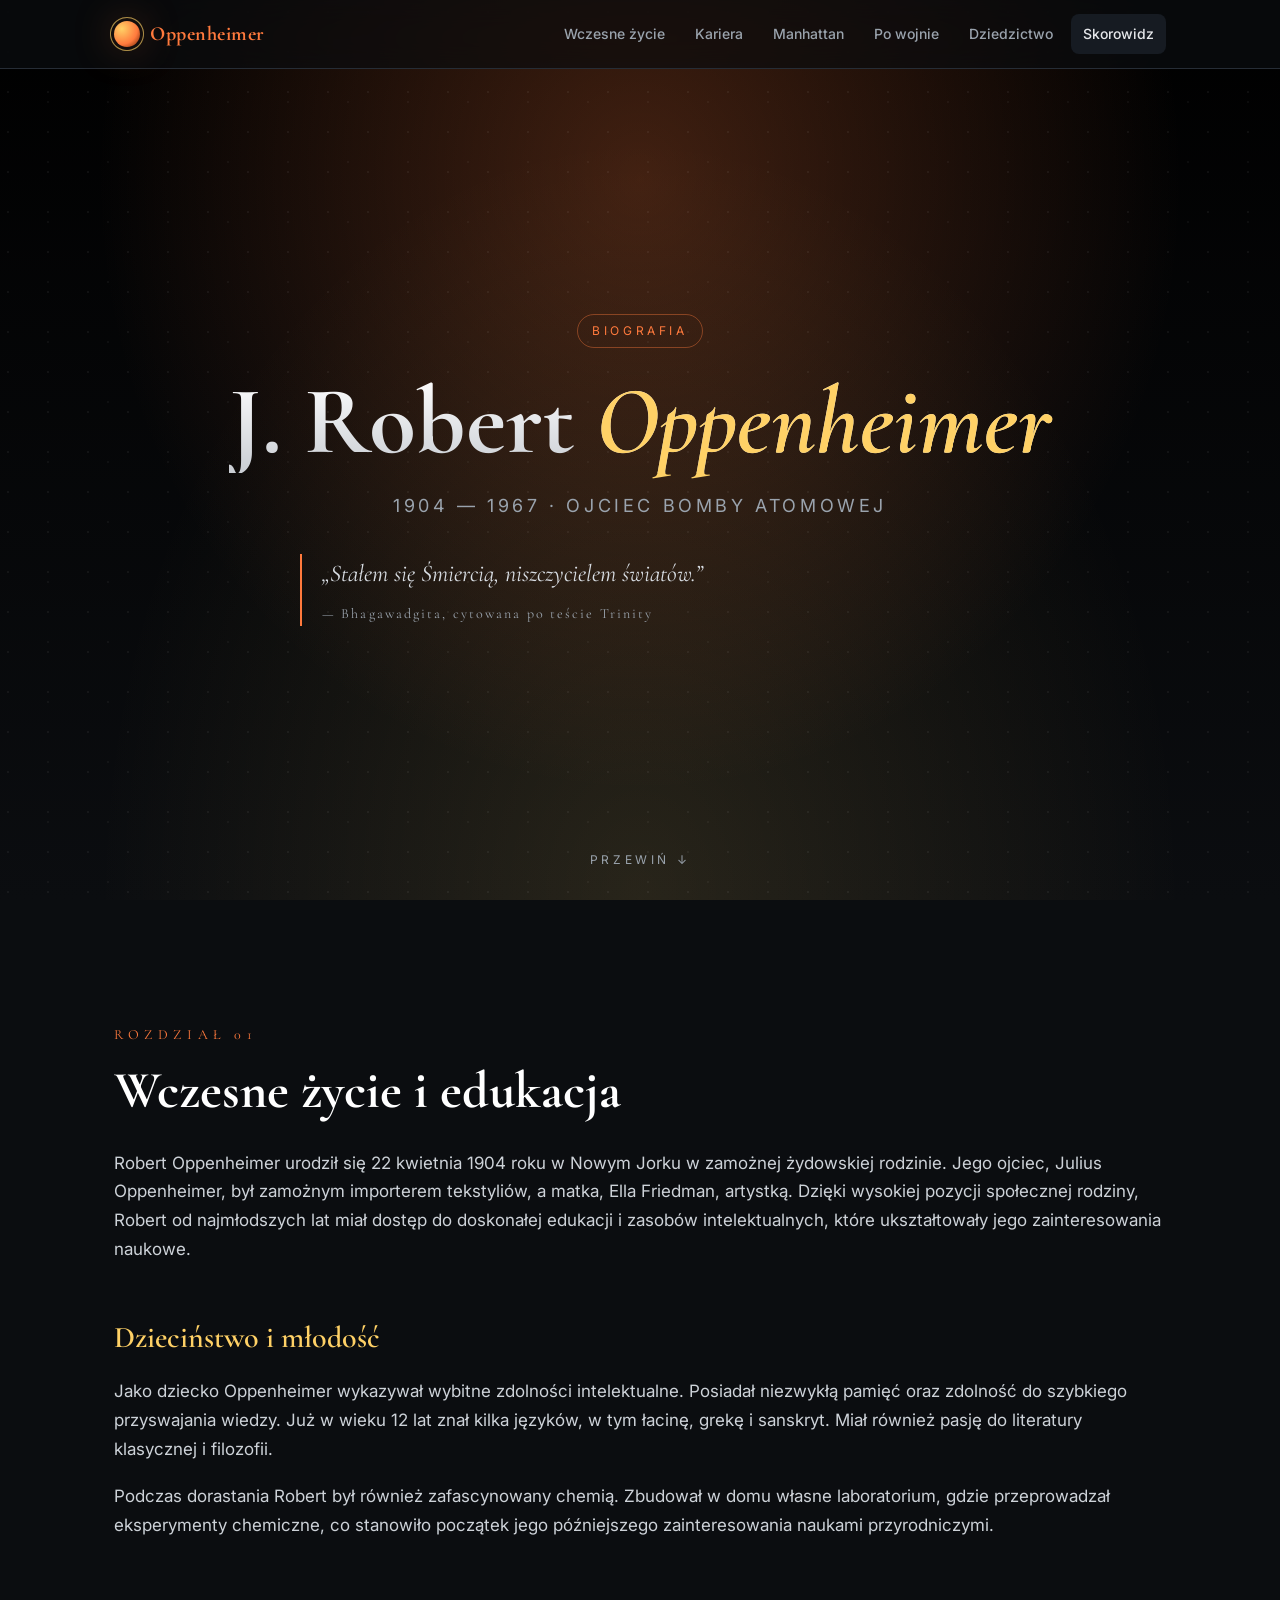
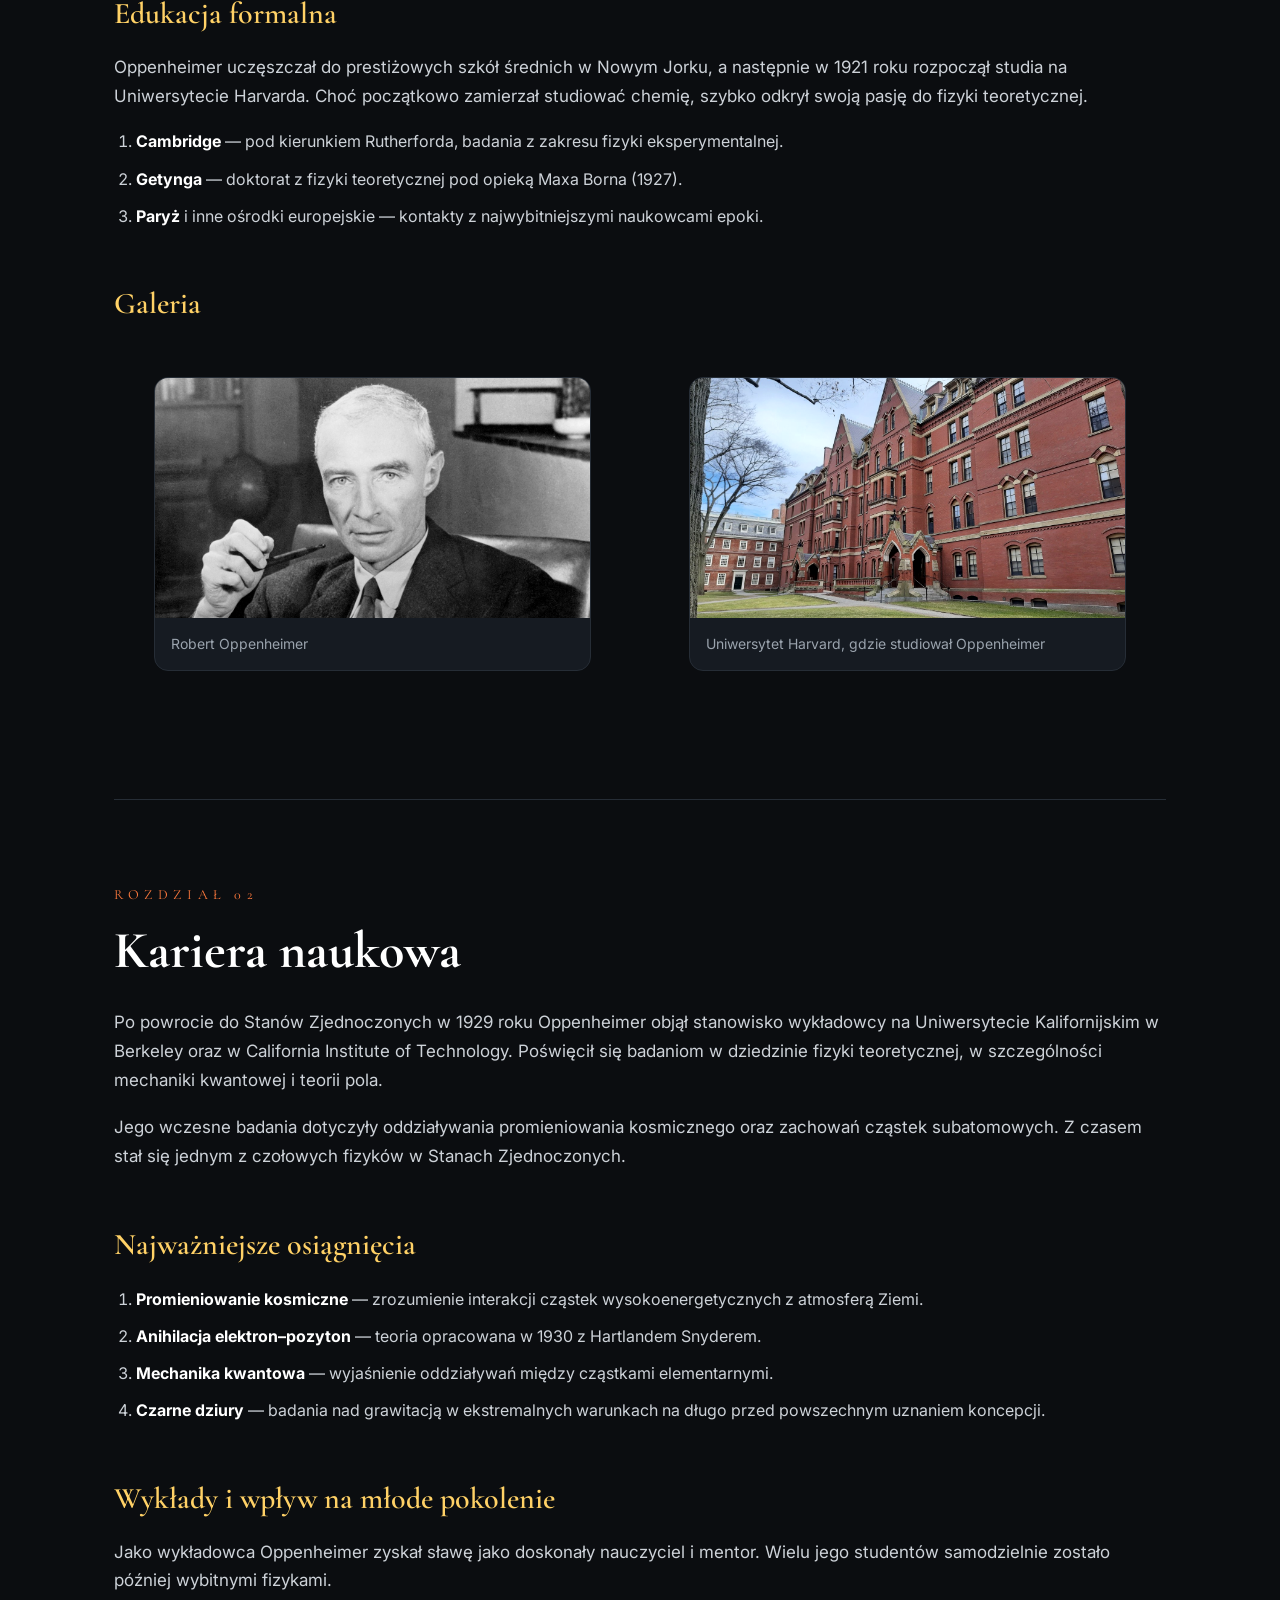
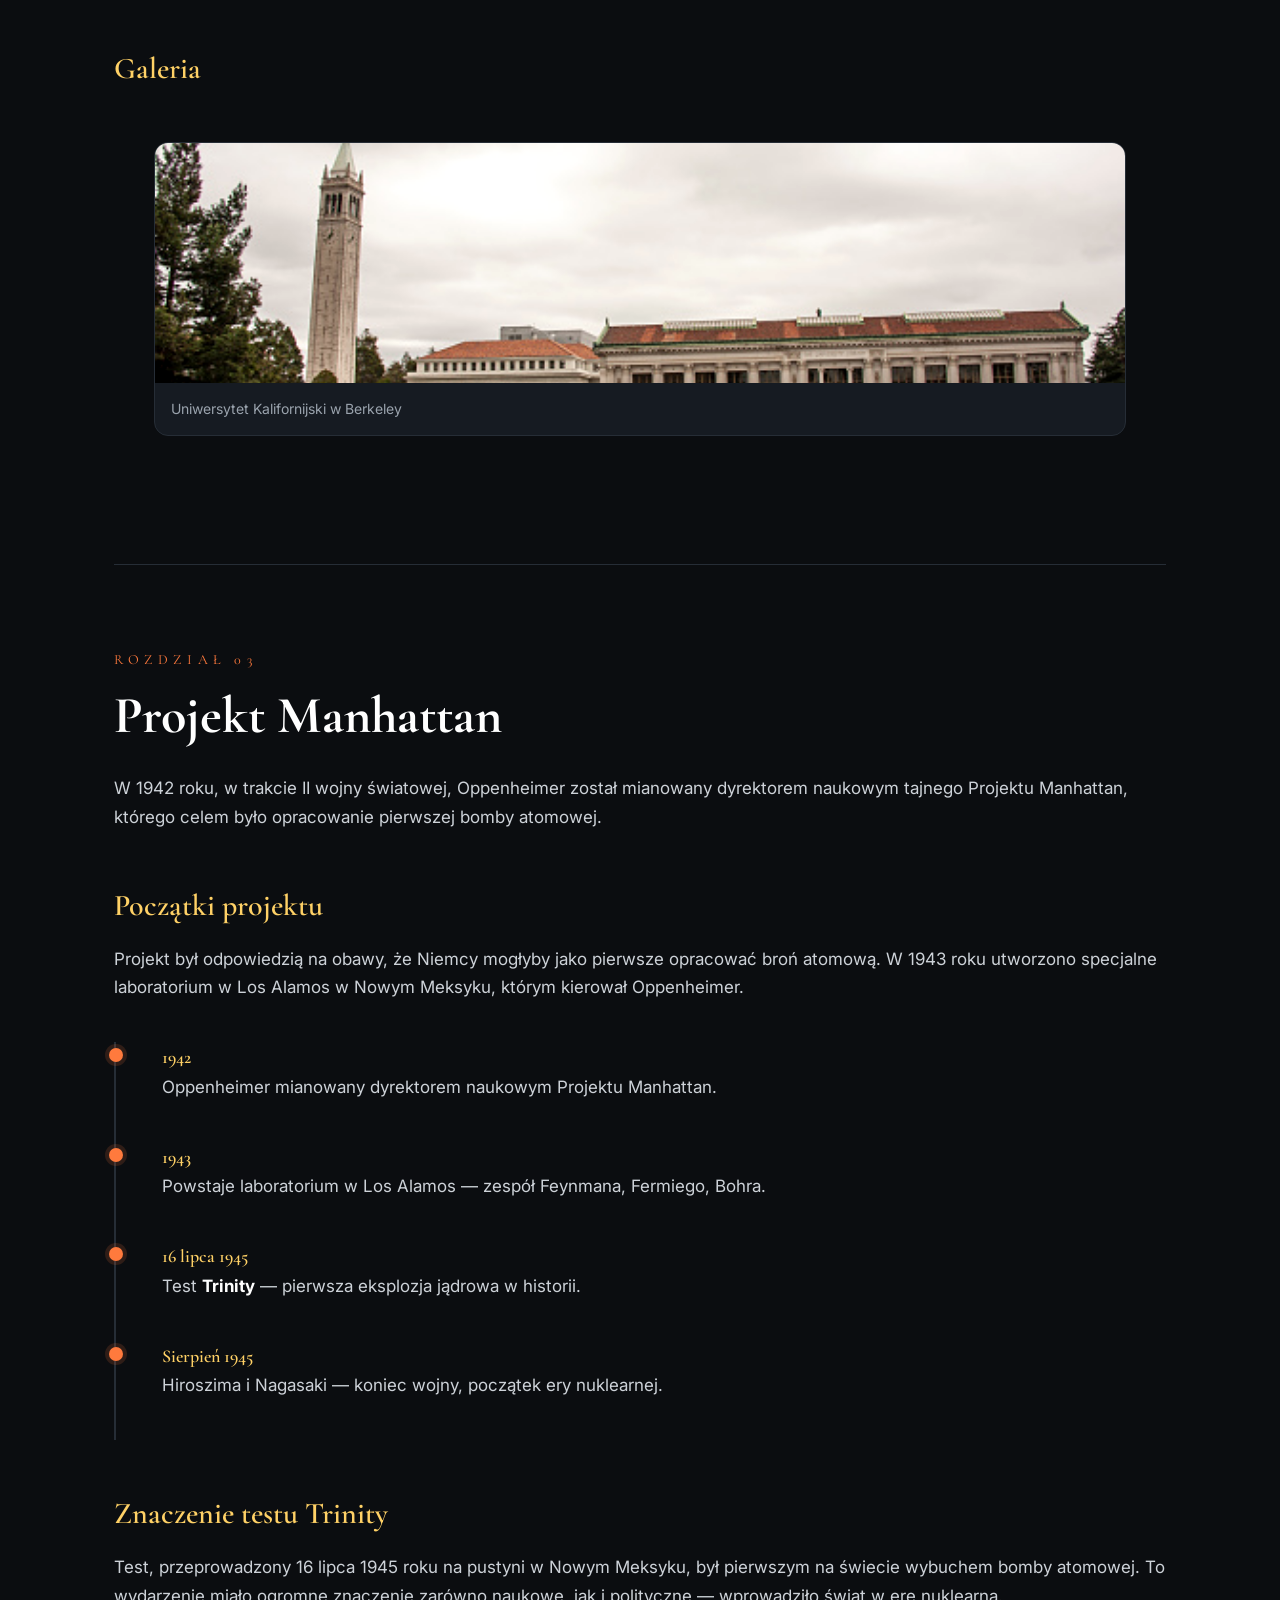
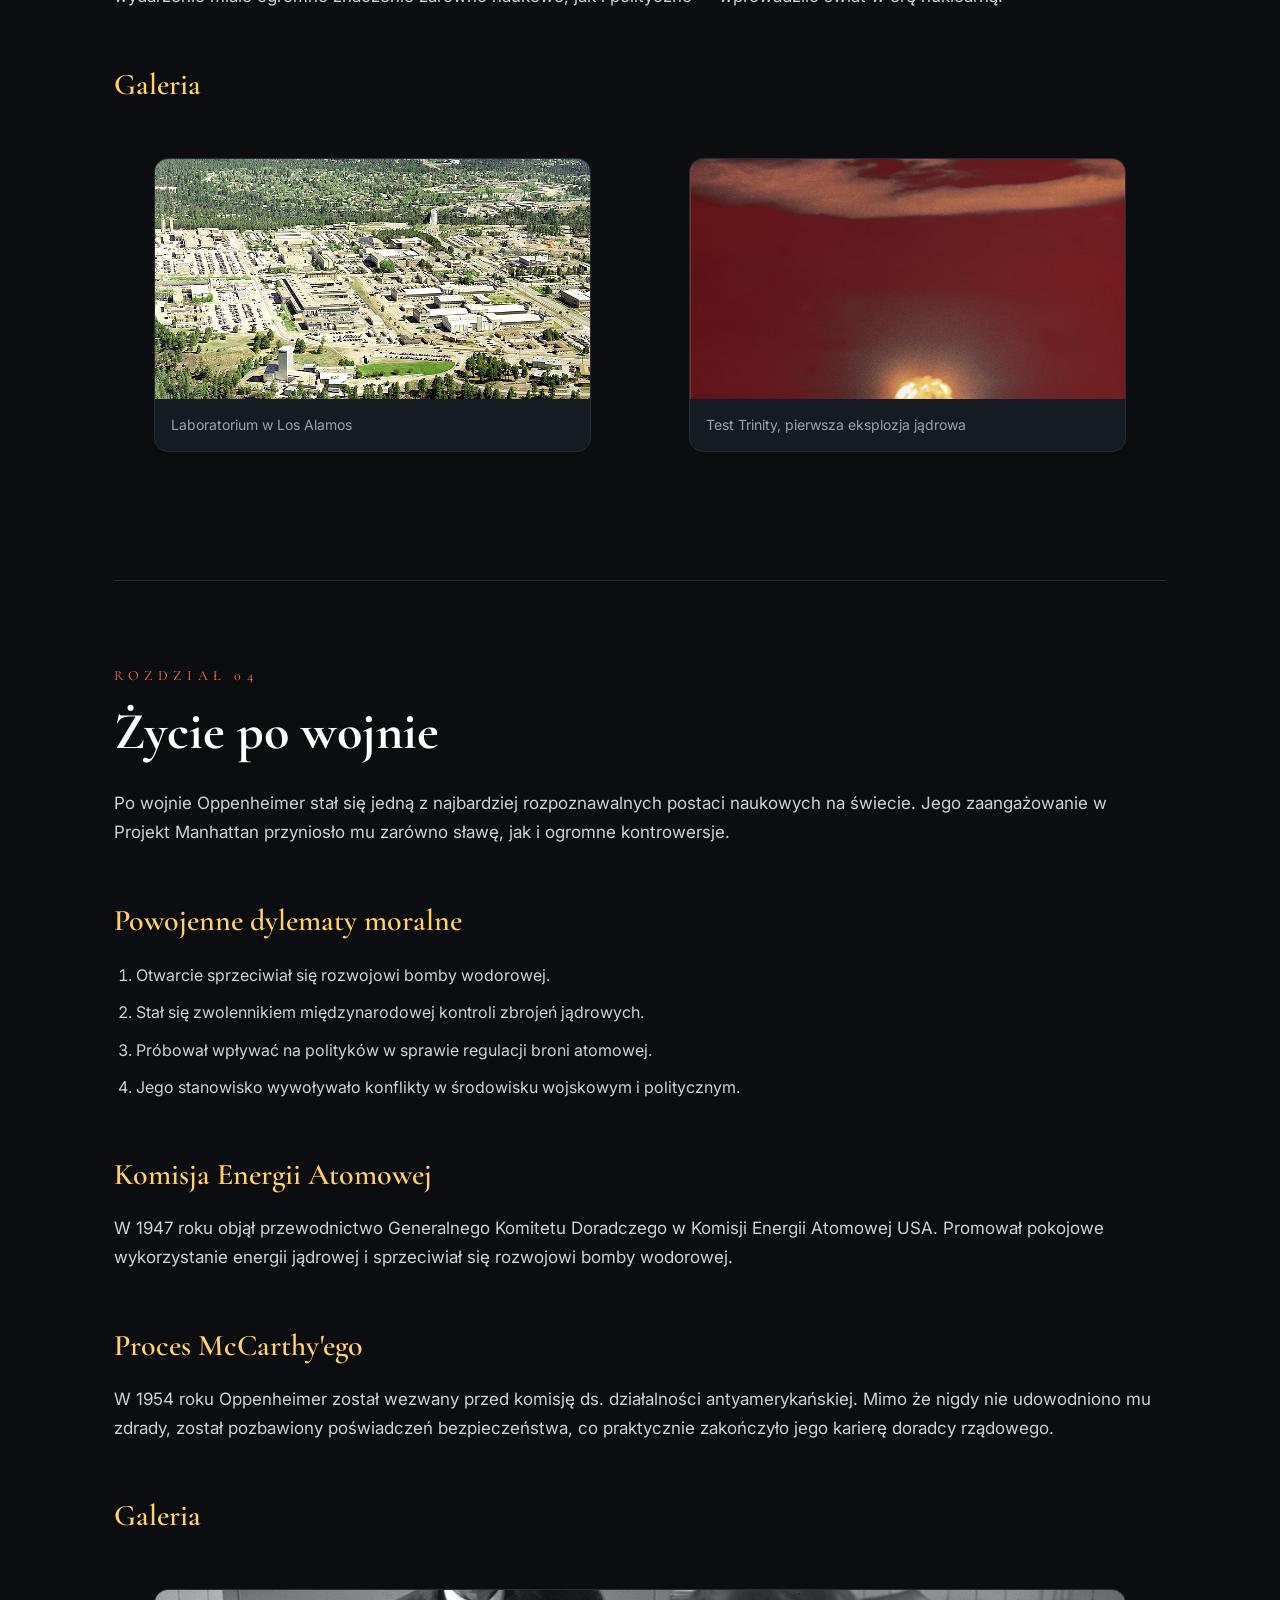
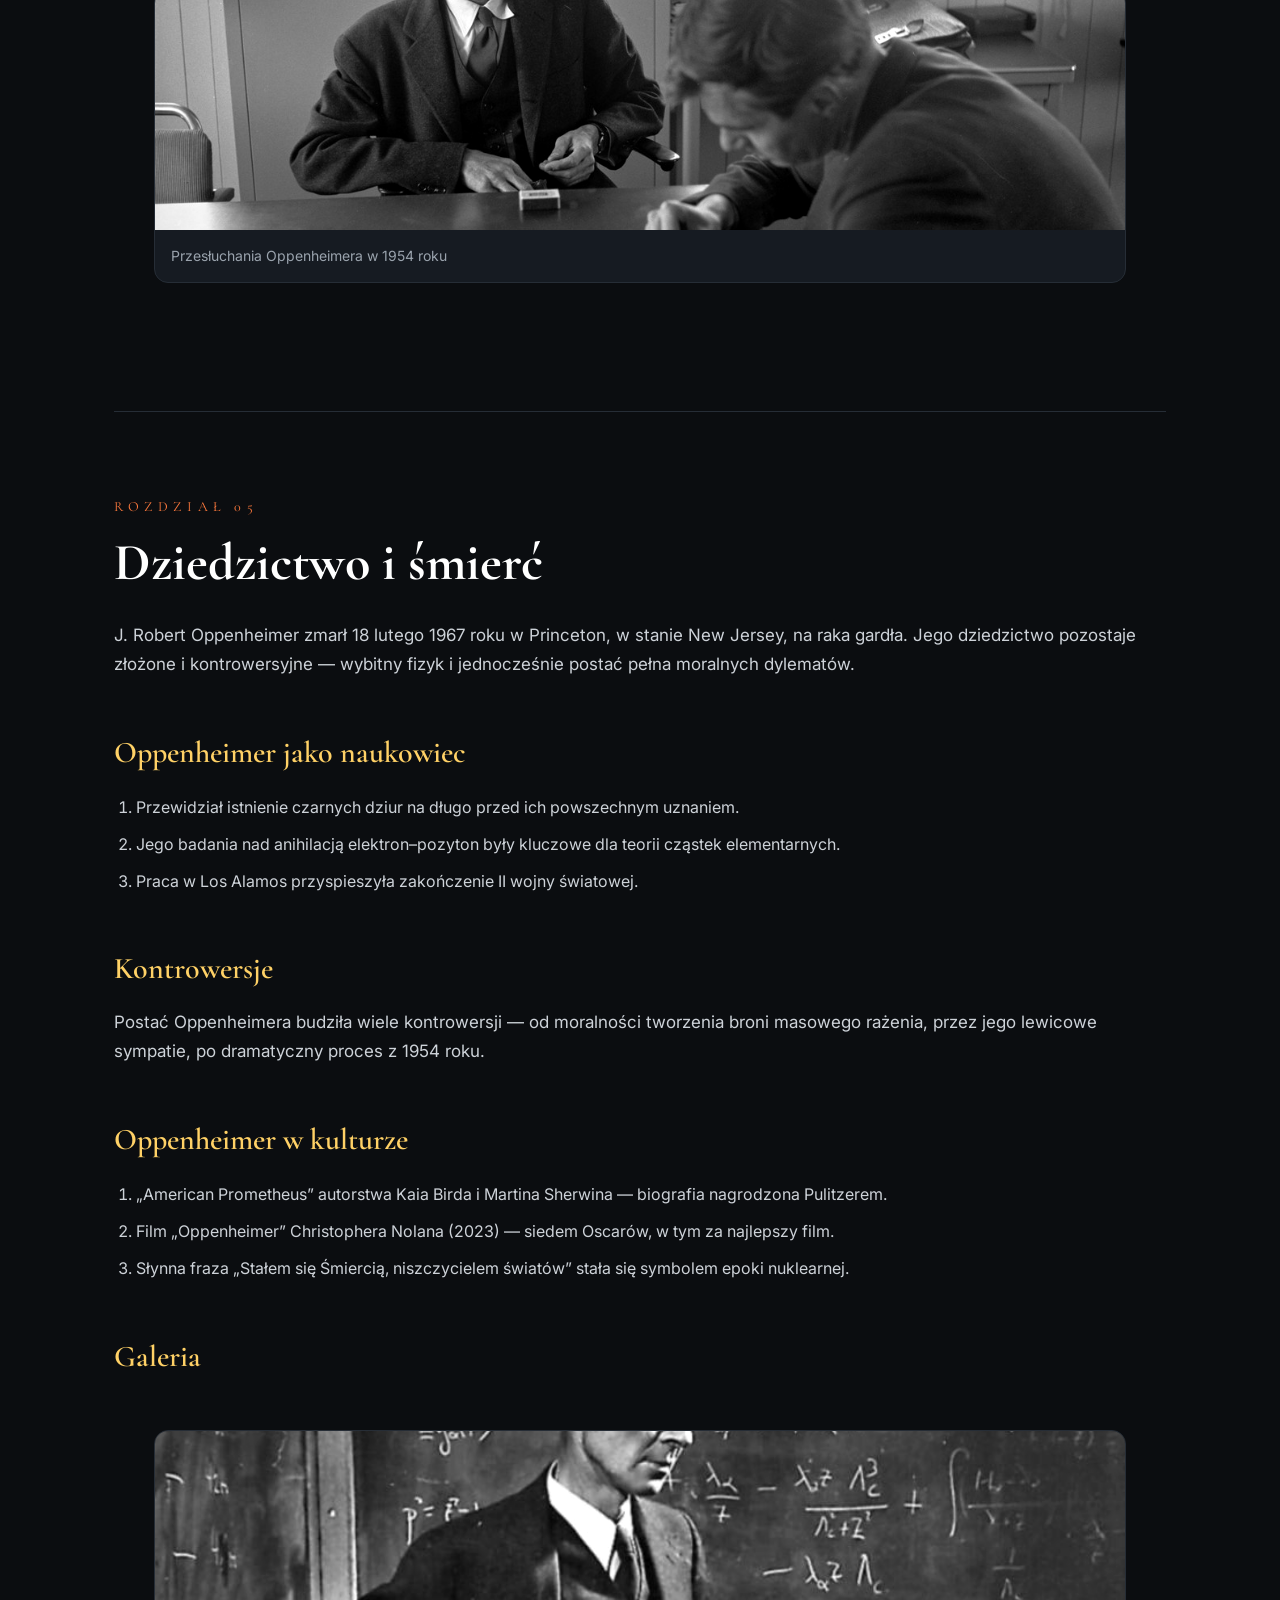
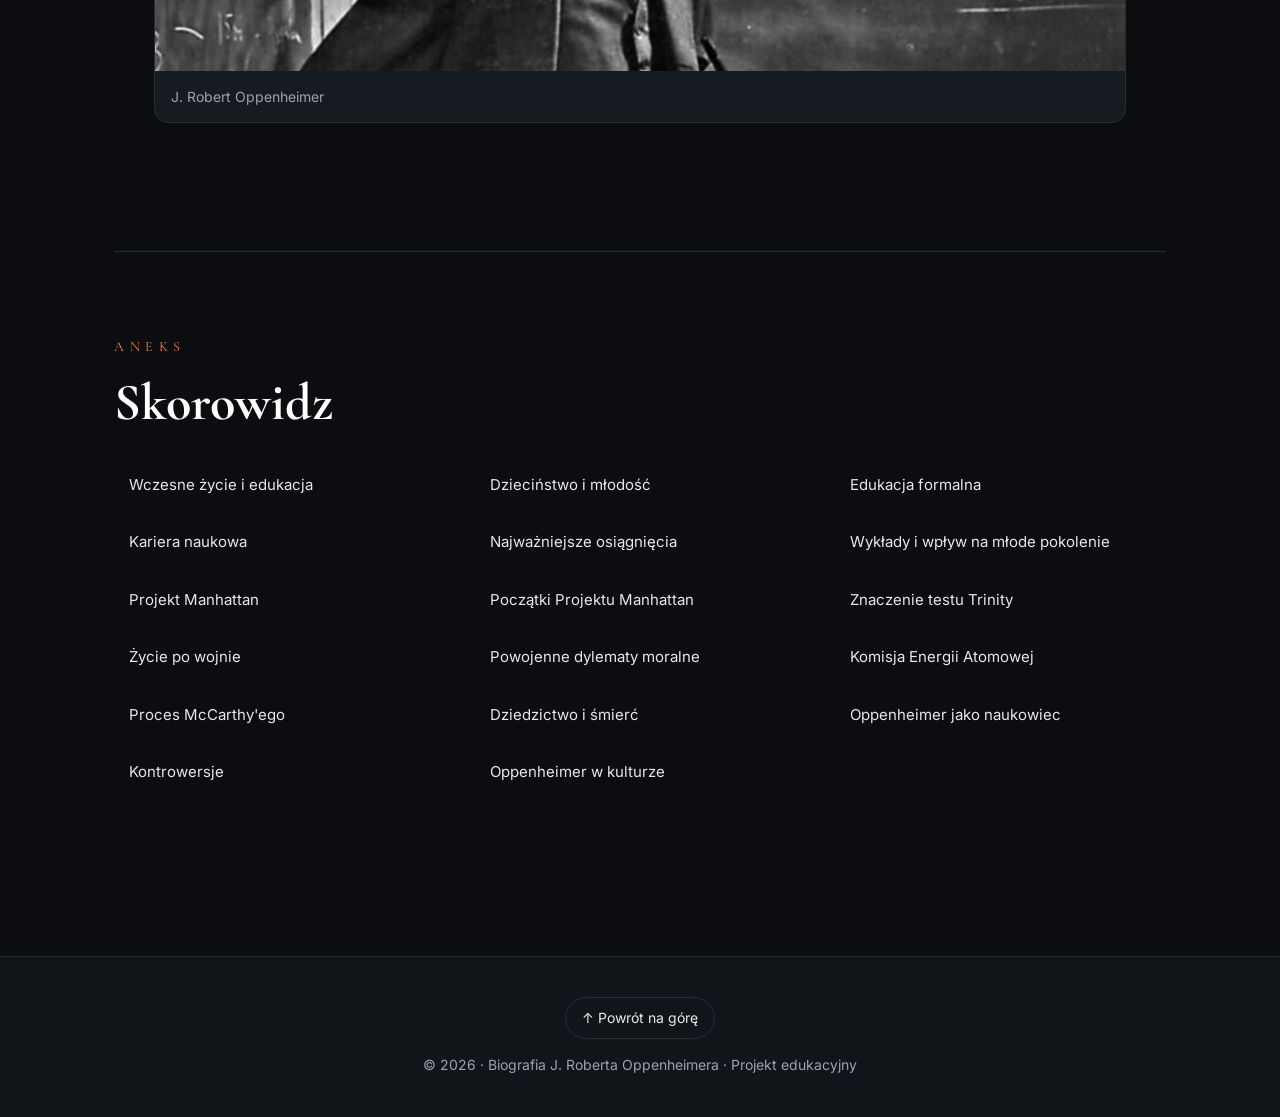
<file: index.html>
<!DOCTYPE html>
<html lang="pl">
<head>
<meta charset="UTF-8" />
<meta name="viewport" content="width=device-width, initial-scale=1.0" />
<meta name="description" content="J. Robert Oppenheimer — biografia ojca bomby atomowej. Wczesne życie, kariera naukowa, Projekt Manhattan, życie po wojnie i dziedzictwo." />
<meta name="author" content="Biografia Oppenheimera" />
<title>J. Robert Oppenheimer — Biografia</title>
<link rel="preconnect" href="https://fonts.googleapis.com" />
<link rel="preconnect" href="https://fonts.gstatic.com" crossorigin />
<link href="https://fonts.googleapis.com/css2?family=Cormorant+Garamond:wght@400;600;700&family=Inter:wght@300;400;500;600;700&display=swap" rel="stylesheet" />
<style>
  :root{
    --bg:#0b0d10;
    --bg-2:#11151a;
    --surface:#161b22;
    --border:#262d36;
    --text:#e6e8eb;
    --muted:#9aa3ad;
    --accent:#ff7a3d;
    --accent-2:#ffd166;
    --glow:0 0 40px rgba(255,122,61,.35);
    --radius:14px;
    --maxw:1100px;
    --serif:"Cormorant Garamond", Georgia, serif;
    --sans:"Inter", system-ui, -apple-system, Segoe UI, Roboto, sans-serif;
  }
  *{box-sizing:border-box}
  html{scroll-behavior:smooth;scroll-padding-top:80px}
  body{
    margin:0;
    font-family:var(--sans);
    background:var(--bg);
    color:var(--text);
    line-height:1.7;
    -webkit-font-smoothing:antialiased;
  }
  a{color:var(--accent);text-decoration:none;transition:color .2s}
  a:hover{color:var(--accent-2)}

  .nav{
    position:fixed;top:0;left:0;right:0;z-index:50;
    backdrop-filter:saturate(140%) blur(14px);
    background:rgba(11,13,16,.72);
    border-bottom:1px solid var(--border);
  }
  .nav-inner{
    max-width:var(--maxw);margin:0 auto;padding:14px 24px;
    display:flex;align-items:center;justify-content:space-between;gap:24px;
  }
  .brand{display:flex;align-items:center;gap:10px;font-family:var(--serif);font-size:20px;font-weight:700;letter-spacing:.5px}
  .brand .atom{
    width:26px;height:26px;border-radius:50%;
    background:radial-gradient(circle at 30% 30%, var(--accent-2), var(--accent) 60%, #6b1f00);
    box-shadow:var(--glow);
    position:relative;
  }
  .brand .atom::before,.brand .atom::after{
    content:"";position:absolute;inset:-4px;border:1px solid rgba(255,209,102,.4);border-radius:50%;
    transform:rotate(60deg);
  }
  .brand .atom::after{transform:rotate(-60deg)}
  .nav-links{display:flex;gap:6px;flex-wrap:wrap}
  .nav-links a{
    color:var(--muted);font-size:14px;font-weight:500;padding:8px 12px;border-radius:8px;
  }
  .nav-links a:hover,.nav-links a.active{color:var(--text);background:var(--surface)}
  .burger{display:none;background:none;border:0;color:var(--text);font-size:22px;cursor:pointer}


  .hero{
    position:relative;min-height:100vh;display:flex;align-items:center;justify-content:center;text-align:center;
    padding:120px 24px 80px;overflow:hidden;
    background:
      radial-gradient(ellipse at 50% 20%, rgba(255,122,61,.25), transparent 60%),
      radial-gradient(ellipse at 50% 100%, rgba(255,209,102,.12), transparent 60%),
      linear-gradient(180deg,#000 0%, var(--bg) 100%);
  }
  .hero::before{
    content:"";position:absolute;inset:0;pointer-events:none;
    background-image:
      radial-gradient(circle at 20% 30%, rgba(255,255,255,.05) 1px, transparent 1px),
      radial-gradient(circle at 80% 70%, rgba(255,255,255,.04) 1px, transparent 1px);
    background-size:40px 40px, 60px 60px;
  }
  .hero-content{position:relative;max-width:900px}
  .eyebrow{
    display:inline-block;font-size:12px;letter-spacing:.3em;text-transform:uppercase;
    color:var(--accent);padding:6px 14px;border:1px solid rgba(255,122,61,.4);border-radius:999px;margin-bottom:24px;
  }
  .hero h1{
    font-family:var(--serif);font-weight:700;
    font-size:clamp(40px,8vw,96px);line-height:1.05;margin:0 0 18px;
    background:linear-gradient(180deg,#fff 0%, #c9cdd3 100%);
    -webkit-background-clip:text;background-clip:text;color:transparent;
  }
  .hero h1 em{font-style:italic;color:var(--accent-2);font-weight:600}
  .hero .dates{color:var(--muted);font-size:18px;letter-spacing:.2em;margin-bottom:28px}
  .hero .quote{
    font-family:var(--serif);font-style:italic;font-size:clamp(18px,2.2vw,24px);color:#d8dde3;
    max-width:680px;margin:32px auto 0;border-left:2px solid var(--accent);padding-left:20px;text-align:left;
  }
  .scroll-indicator{
    position:absolute;bottom:30px;left:50%;transform:translateX(-50%);
    color:var(--muted);font-size:12px;letter-spacing:.3em;text-transform:uppercase;
    animation:bob 2s ease-in-out infinite;
  }
  @keyframes bob{0%,100%{transform:translate(-50%,0)}50%{transform:translate(-50%,8px)}}

  main{max-width:var(--maxw);margin:0 auto;padding:80px 24px}
  section.chapter{
    padding:80px 0;border-top:1px solid var(--border);
    scroll-margin-top:80px;
  }
  section.chapter:first-of-type{border-top:0;padding-top:40px}
  .chap-num{
    display:inline-block;font-family:var(--serif);font-size:14px;letter-spacing:.4em;text-transform:uppercase;
    color:var(--accent);margin-bottom:14px;
  }
  h2.chap-title{
    font-family:var(--serif);font-weight:700;font-size:clamp(32px,5vw,52px);line-height:1.15;
    margin:0 0 28px;color:#fff;
  }
  h3{
    font-family:var(--serif);font-weight:600;font-size:clamp(22px,3vw,30px);
    margin:48px 0 14px;color:var(--accent-2);
  }
  p{margin:0 0 18px;color:#cdd2d8;font-size:17px}
  ol,ul{padding-left:22px;color:#cdd2d8}
  ol li,ul li{margin-bottom:10px}
  strong{color:#fff}


  .gallery{
    display:grid;grid-template-columns:repeat(auto-fit,minmax(260px,1fr));gap:18px;margin:32px 0;
  }
  .card{
    background:var(--surface);border:1px solid var(--border);border-radius:var(--radius);overflow:hidden;
    transition:transform .35s ease, box-shadow .35s ease, border-color .35s ease;
  }
  .card:hover{transform:translateY(-4px);box-shadow:0 20px 60px -20px rgba(0,0,0,.6);border-color:rgba(255,122,61,.4)}
  .card img{display:block;width:100%;height:240px;object-fit:cover;filter:saturate(.9) contrast(1.05)}
  .card figcaption{padding:14px 16px;font-size:14px;color:var(--muted)}

 
  .timeline{
    position:relative;margin:40px 0;padding-left:28px;border-left:2px solid var(--border);
  }
  .timeline .t-item{position:relative;padding:0 0 22px 18px}
  .timeline .t-item::before{
    content:"";position:absolute;left:-35px;top:6px;width:14px;height:14px;border-radius:50%;
    background:var(--accent);box-shadow:0 0 0 4px rgba(255,122,61,.15);
  }
  .timeline .year{font-family:var(--serif);font-size:18px;color:var(--accent-2);font-weight:600}


  .index-grid{
    display:grid;grid-template-columns:repeat(auto-fit,minmax(260px,1fr));gap:10px 30px;margin-top:24px;
  }
  .index-grid a{
    display:block;padding:10px 14px;border-radius:8px;color:var(--text);font-size:15px;
    border:1px solid transparent;
  }
  .index-grid a:hover{background:var(--surface);border-color:var(--border);color:var(--accent-2)}


  footer{
    border-top:1px solid var(--border);padding:40px 24px;text-align:center;color:var(--muted);font-size:14px;
    background:var(--bg-2);
  }
  footer .top{
    display:inline-block;margin-bottom:14px;padding:8px 16px;border:1px solid var(--border);border-radius:999px;color:var(--text);
  }
  footer .top:hover{border-color:var(--accent);color:var(--accent)}


  .reveal{opacity:0;transform:translateY(24px);transition:opacity .8s ease, transform .8s ease}
  .reveal.in{opacity:1;transform:none}

  @media(max-width:720px){
    .nav-links{display:none;position:absolute;top:100%;left:0;right:0;background:var(--bg-2);
      flex-direction:column;padding:10px;border-bottom:1px solid var(--border)}
    .nav-links.open{display:flex}
    .burger{display:block}
    .card img{height:200px}
  }
</style>
</head>
<body>

<nav class="nav">
  <div class="nav-inner">
    <a href="#top" class="brand"><span class="atom"></span> Oppenheimer</a>
    <button class="burger" aria-label="Menu" onclick="document.getElementById('navlinks').classList.toggle('open')">☰</button>
    <div class="nav-links" id="navlinks">
      <a href="#rozdzial1">Wczesne życie</a>
      <a href="#rozdzial2">Kariera</a>
      <a href="#rozdzial3">Manhattan</a>
      <a href="#rozdzial4">Po wojnie</a>
      <a href="#rozdzial5">Dziedzictwo</a>
      <a href="#skorowidz">Skorowidz</a>
    </div>
  </div>
</nav>

<header class="hero" id="top">
  <div class="hero-content">
    <span class="eyebrow">Biografia</span>
    <h1>J. Robert <em>Oppenheimer</em></h1>
    <div class="dates">1904 — 1967 · OJCIEC BOMBY ATOMOWEJ</div>
    <blockquote class="quote">
      „Stałem się Śmiercią, niszczycielem światów.”
      <div style="margin-top:8px;font-style:normal;color:var(--muted);font-size:14px;letter-spacing:.15em">— Bhagawadgita, cytowana po teście Trinity</div>
    </blockquote>
  </div>
  <div class="scroll-indicator">Przewiń ↓</div>
</header>

<main>


  <section class="chapter reveal" id="rozdzial1">
    <span class="chap-num">Rozdział 01</span>
    <h2 class="chap-title">Wczesne życie i edukacja</h2>
    <p>Robert Oppenheimer urodził się 22 kwietnia 1904 roku w Nowym Jorku w zamożnej żydowskiej rodzinie. Jego ojciec, Julius Oppenheimer, był zamożnym importerem tekstyliów, a matka, Ella Friedman, artystką. Dzięki wysokiej pozycji społecznej rodziny, Robert od najmłodszych lat miał dostęp do doskonałej edukacji i zasobów intelektualnych, które ukształtowały jego zainteresowania naukowe.</p>

    <h3 id="dziecinstwo-i-mlodosc">Dzieciństwo i młodość</h3>
    <p>Jako dziecko Oppenheimer wykazywał wybitne zdolności intelektualne. Posiadał niezwykłą pamięć oraz zdolność do szybkiego przyswajania wiedzy. Już w wieku 12 lat znał kilka języków, w tym łacinę, grekę i sanskryt. Miał również pasję do literatury klasycznej i filozofii.</p>
    <p>Podczas dorastania Robert był również zafascynowany chemią. Zbudował w domu własne laboratorium, gdzie przeprowadzał eksperymenty chemiczne, co stanowiło początek jego późniejszego zainteresowania naukami przyrodniczymi.</p>

    <h3 id="edukacja-formalna">Edukacja formalna</h3>
    <p>Oppenheimer uczęszczał do prestiżowych szkół średnich w Nowym Jorku, a następnie w 1921 roku rozpoczął studia na Uniwersytecie Harvarda. Choć początkowo zamierzał studiować chemię, szybko odkrył swoją pasję do fizyki teoretycznej.</p>
    <ol>
      <li><strong>Cambridge</strong> — pod kierunkiem Rutherforda, badania z zakresu fizyki eksperymentalnej.</li>
      <li><strong>Getynga</strong> — doktorat z fizyki teoretycznej pod opieką Maxa Borna (1927).</li>
      <li><strong>Paryż</strong> i inne ośrodki europejskie — kontakty z najwybitniejszymi naukowcami epoki.</li>
    </ol>

    <h3 id="galeria">Galeria</h3>
    <div class="gallery">
      <figure class="card"><img src="zdjecia/zdj.jfif" alt="Robert Oppenheimer" loading="lazy"><figcaption>Robert Oppenheimer</figcaption></figure>
      <figure class="card"><img src="zdjecia/harvard.jpg" alt="Uniwersytet Harvard" loading="lazy"><figcaption>Uniwersytet Harvard, gdzie studiował Oppenheimer</figcaption></figure>
    </div>
  </section>

  <section class="chapter reveal" id="rozdzial2">
    <span class="chap-num">Rozdział 02</span>
    <h2 class="chap-title">Kariera naukowa</h2>
    <p>Po powrocie do Stanów Zjednoczonych w 1929 roku Oppenheimer objął stanowisko wykładowcy na Uniwersytecie Kalifornijskim w Berkeley oraz w California Institute of Technology. Poświęcił się badaniom w dziedzinie fizyki teoretycznej, w szczególności mechaniki kwantowej i teorii pola.</p>
    <p>Jego wczesne badania dotyczyły oddziaływania promieniowania kosmicznego oraz zachowań cząstek subatomowych. Z czasem stał się jednym z czołowych fizyków w Stanach Zjednoczonych.</p>

    <h3 id="osiagniecia-naukowe">Najważniejsze osiągnięcia</h3>
    <ol>
      <li><strong>Promieniowanie kosmiczne</strong> — zrozumienie interakcji cząstek wysokoenergetycznych z atmosferą Ziemi.</li>
      <li><strong>Anihilacja elektron–pozyton</strong> — teoria opracowana w 1930 z Hartlandem Snyderem.</li>
      <li><strong>Mechanika kwantowa</strong> — wyjaśnienie oddziaływań między cząstkami elementarnymi.</li>
      <li><strong>Czarne dziury</strong> — badania nad grawitacją w ekstremalnych warunkach na długo przed powszechnym uznaniem koncepcji.</li>
    </ol>

    <h3 id="wyklady-i-mentor">Wykłady i wpływ na młode pokolenie</h3>
    <p>Jako wykładowca Oppenheimer zyskał sławę jako doskonały nauczyciel i mentor. Wielu jego studentów samodzielnie zostało później wybitnymi fizykami.</p>

    <h3 id="galeria-naukowa">Galeria</h3>
    <div class="gallery">
      <figure class="card"><img src="zdjecia/caliuni.jpg" alt="UC Berkeley" loading="lazy"><figcaption>Uniwersytet Kalifornijski w Berkeley</figcaption></figure>
    </div>
  </section>

  <section class="chapter reveal" id="rozdzial3">
    <span class="chap-num">Rozdział 03</span>
    <h2 class="chap-title">Projekt Manhattan</h2>
    <p>W 1942 roku, w trakcie II wojny światowej, Oppenheimer został mianowany dyrektorem naukowym tajnego Projektu Manhattan, którego celem było opracowanie pierwszej bomby atomowej.</p>

    <h3 id="poczatki-manhattan">Początki projektu</h3>
    <p>Projekt był odpowiedzią na obawy, że Niemcy mogłyby jako pierwsze opracować broń atomową. W 1943 roku utworzono specjalne laboratorium w Los Alamos w Nowym Meksyku, którym kierował Oppenheimer.</p>

    <div class="timeline">
      <div class="t-item"><div class="year">1942</div><p>Oppenheimer mianowany dyrektorem naukowym Projektu Manhattan.</p></div>
      <div class="t-item"><div class="year">1943</div><p>Powstaje laboratorium w Los Alamos — zespół Feynmana, Fermiego, Bohra.</p></div>
      <div class="t-item"><div class="year">16 lipca 1945</div><p>Test <strong>Trinity</strong> — pierwsza eksplozja jądrowa w historii.</p></div>
      <div class="t-item"><div class="year">Sierpień 1945</div><p>Hiroszima i Nagasaki — koniec wojny, początek ery nuklearnej.</p></div>
    </div>

    <h3 id="znaczenie-trinity">Znaczenie testu Trinity</h3>
    <p>Test, przeprowadzony 16 lipca 1945 roku na pustyni w Nowym Meksyku, był pierwszym na świecie wybuchem bomby atomowej. To wydarzenie miało ogromne znaczenie zarówno naukowe, jak i polityczne — wprowadziło świat w erę nuklearną.</p>

    <h3 id="galeria-projekt">Galeria</h3>
    <div class="gallery">
      <figure class="card"><img src="zdjecia/Los_Alamos_lab.jpeg" alt="Los Alamos" loading="lazy"><figcaption>Laboratorium w Los Alamos</figcaption></figure>
      <figure class="card"><img src="zdjecia/TrinityColorLargeRestored.jpg" alt="Test Trinity" loading="lazy"><figcaption>Test Trinity, pierwsza eksplozja jądrowa</figcaption></figure>
    </div>
  </section>


  <section class="chapter reveal" id="rozdzial4">
    <span class="chap-num">Rozdział 04</span>
    <h2 class="chap-title">Życie po wojnie</h2>
    <p>Po wojnie Oppenheimer stał się jedną z najbardziej rozpoznawalnych postaci naukowych na świecie. Jego zaangażowanie w Projekt Manhattan przyniosło mu zarówno sławę, jak i ogromne kontrowersje.</p>

    <h3 id="powojenne-dylematy">Powojenne dylematy moralne</h3>
    <ol>
      <li>Otwarcie sprzeciwiał się rozwojowi bomby wodorowej.</li>
      <li>Stał się zwolennikiem międzynarodowej kontroli zbrojeń jądrowych.</li>
      <li>Próbował wpływać na polityków w sprawie regulacji broni atomowej.</li>
      <li>Jego stanowisko wywoływało konflikty w środowisku wojskowym i politycznym.</li>
    </ol>

    <h3 id="komisja-energii">Komisja Energii Atomowej</h3>
    <p>W 1947 roku objął przewodnictwo Generalnego Komitetu Doradczego w Komisji Energii Atomowej USA. Promował pokojowe wykorzystanie energii jądrowej i sprzeciwiał się rozwojowi bomby wodorowej.</p>

    <h3 id="proces-mccarthy">Proces McCarthy'ego</h3>
    <p>W 1954 roku Oppenheimer został wezwany przed komisję ds. działalności antyamerykańskiej. Mimo że nigdy nie udowodniono mu zdrady, został pozbawiony poświadczeń bezpieczeństwa, co praktycznie zakończyło jego karierę doradcy rządowego.</p>

    <h3 id="galeria-zycie">Galeria</h3>
    <div class="gallery">
      <figure class="card"><img src="zdjecia/robert-oppenheimer-rozmawia-z-dziennikarzem-rok.jpeg" alt="Przesłuchania Oppenheimera" loading="lazy"><figcaption>Przesłuchania Oppenheimera w 1954 roku</figcaption></figure>
    </div>
  </section>


  <section class="chapter reveal" id="rozdzial5">
    <span class="chap-num">Rozdział 05</span>
    <h2 class="chap-title">Dziedzictwo i śmierć</h2>
    <p>J. Robert Oppenheimer zmarł 18 lutego 1967 roku w Princeton, w stanie New Jersey, na raka gardła. Jego dziedzictwo pozostaje złożone i kontrowersyjne — wybitny fizyk i jednocześnie postać pełna moralnych dylematów.</p>

    <h3 id="oppenheimer-naukowiec">Oppenheimer jako naukowiec</h3>
    <ol>
      <li>Przewidział istnienie czarnych dziur na długo przed ich powszechnym uznaniem.</li>
      <li>Jego badania nad anihilacją elektron–pozyton były kluczowe dla teorii cząstek elementarnych.</li>
      <li>Praca w Los Alamos przyspieszyła zakończenie II wojny światowej.</li>
    </ol>

    <h3 id="kontrowersje">Kontrowersje</h3>
    <p>Postać Oppenheimera budziła wiele kontrowersji — od moralności tworzenia broni masowego rażenia, przez jego lewicowe sympatie, po dramatyczny proces z 1954 roku.</p>

    <h3 id="oppenheimer-kultura">Oppenheimer w kulturze</h3>
    <ol>
      <li>„American Prometheus” autorstwa Kaia Birda i Martina Sherwina — biografia nagrodzona Pulitzerem.</li>
      <li>Film „Oppenheimer” Christophera Nolana (2023) — siedem Oscarów, w tym za najlepszy film.</li>
      <li>Słynna fraza „Stałem się Śmiercią, niszczycielem światów” stała się symbolem epoki nuklearnej.</li>
    </ol>

    <h3 id="galeria-smierc">Galeria</h3>
    <div class="gallery">
      <figure class="card"><img src="zdjecia/zdj2.jfif" alt="J. Robert Oppenheimer" loading="lazy"><figcaption>J. Robert Oppenheimer</figcaption></figure>
    </div>
  </section>


  <section class="chapter reveal" id="skorowidz">
    <span class="chap-num">Aneks</span>
    <h2 class="chap-title">Skorowidz</h2>
    <div class="index-grid">
      <a href="#rozdzial1">Wczesne życie i edukacja</a>
      <a href="#dziecinstwo-i-mlodosc">Dzieciństwo i młodość</a>
      <a href="#edukacja-formalna">Edukacja formalna</a>
      <a href="#rozdzial2">Kariera naukowa</a>
      <a href="#osiagniecia-naukowe">Najważniejsze osiągnięcia</a>
      <a href="#wyklady-i-mentor">Wykłady i wpływ na młode pokolenie</a>
      <a href="#rozdzial3">Projekt Manhattan</a>
      <a href="#poczatki-manhattan">Początki Projektu Manhattan</a>
      <a href="#znaczenie-trinity">Znaczenie testu Trinity</a>
      <a href="#rozdzial4">Życie po wojnie</a>
      <a href="#powojenne-dylematy">Powojenne dylematy moralne</a>
      <a href="#komisja-energii">Komisja Energii Atomowej</a>
      <a href="#proces-mccarthy">Proces McCarthy'ego</a>
      <a href="#rozdzial5">Dziedzictwo i śmierć</a>
      <a href="#oppenheimer-naukowiec">Oppenheimer jako naukowiec</a>
      <a href="#kontrowersje">Kontrowersje</a>
      <a href="#oppenheimer-kultura">Oppenheimer w kulturze</a>
    </div>
  </section>

</main>

<footer>
  <a href="#top" class="top">↑ Powrót na górę</a>
  <div>© <span id="year"></span> · Biografia J. Roberta Oppenheimera · Projekt edukacyjny</div>
</footer>

<script>
  document.getElementById('year').textContent = new Date().getFullYear();


  const io = new IntersectionObserver((entries)=>{
    entries.forEach(e=>{ if(e.isIntersecting){ e.target.classList.add('in'); io.unobserve(e.target); }});
  },{threshold:.12});
  document.querySelectorAll('.reveal').forEach(el=>io.observe(el));


  const sections = document.querySelectorAll('main section.chapter');
  const links = document.querySelectorAll('.nav-links a');
  const spy = new IntersectionObserver((entries)=>{
    entries.forEach(e=>{
      if(e.isIntersecting){
        const id = e.target.id;
        links.forEach(a=>a.classList.toggle('active', a.getAttribute('href') === '#'+id));
      }
    });
  },{rootMargin:'-40% 0px -55% 0px'});
  sections.forEach(s=>spy.observe(s));


  document.querySelectorAll('.nav-links a').forEach(a=>a.addEventListener('click',()=>{
    document.getElementById('navlinks').classList.remove('open');
  }));
</script>

</body>
</html>
</file>
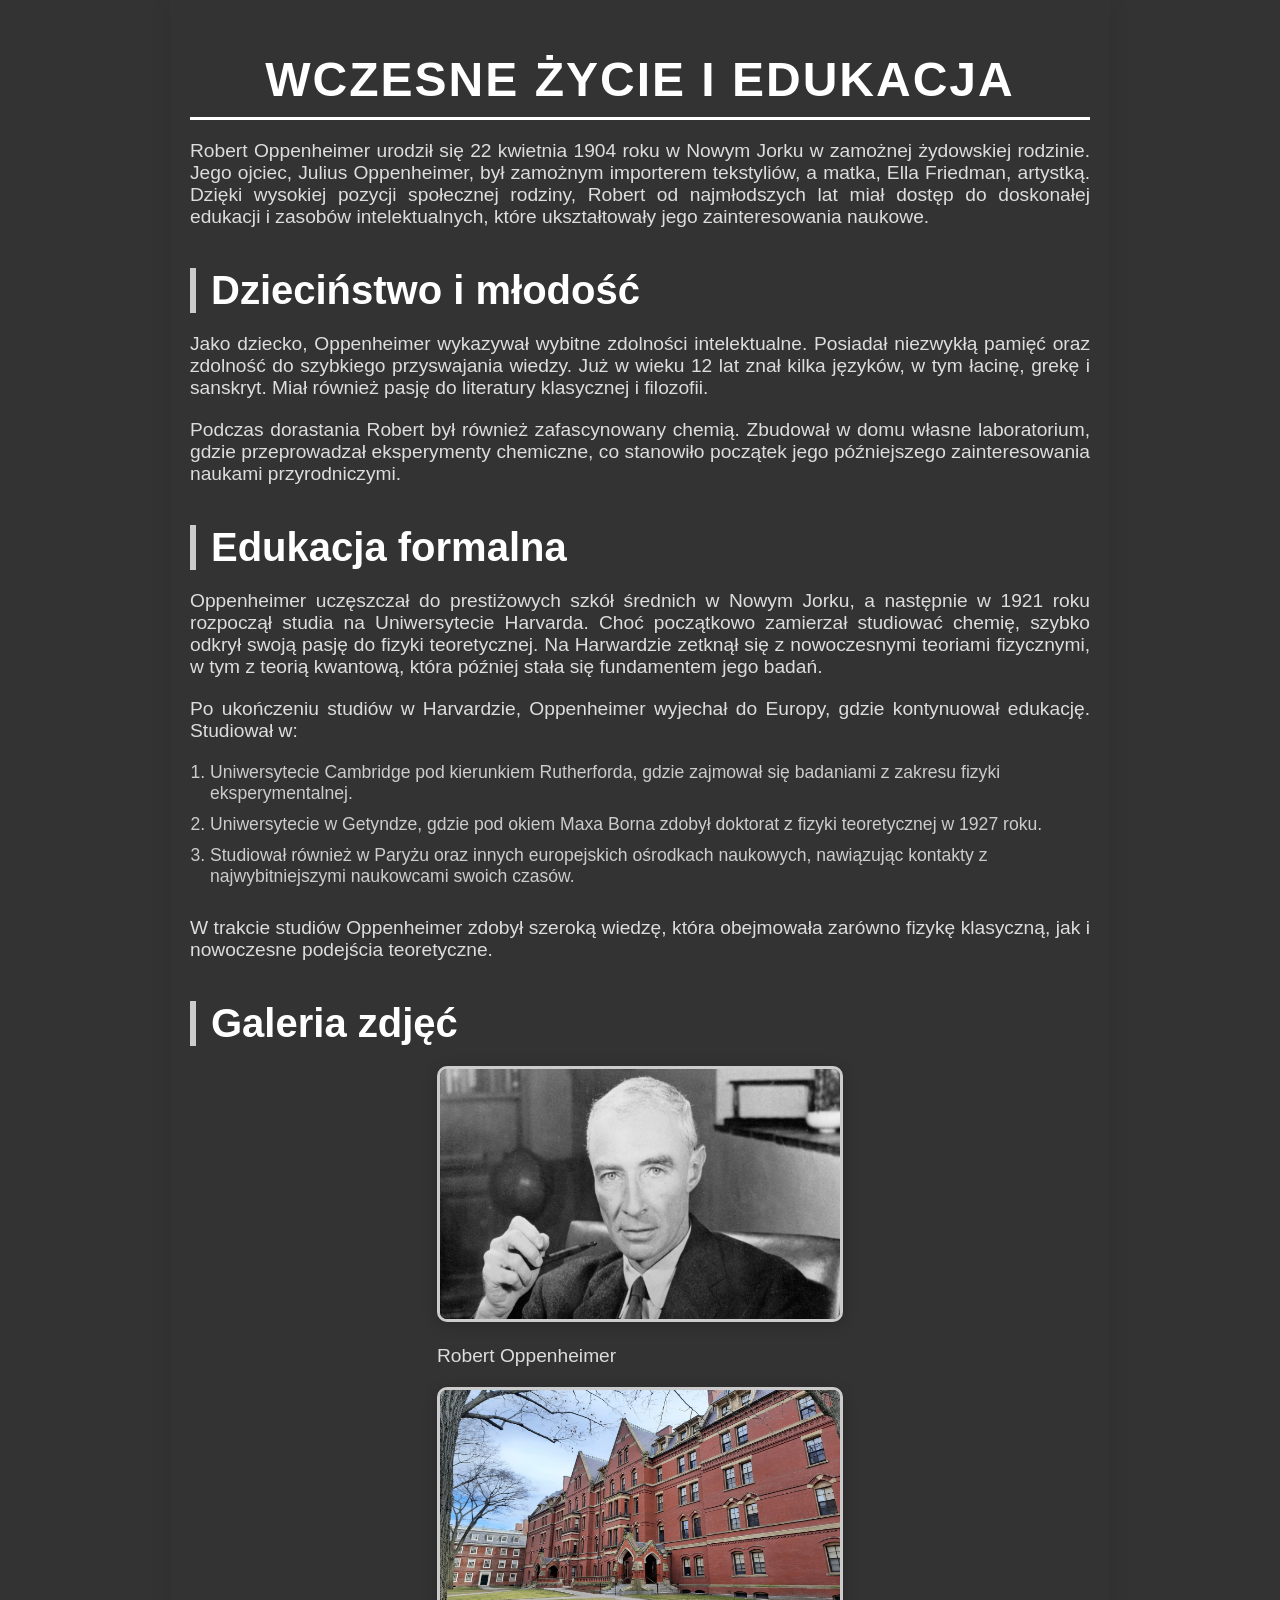
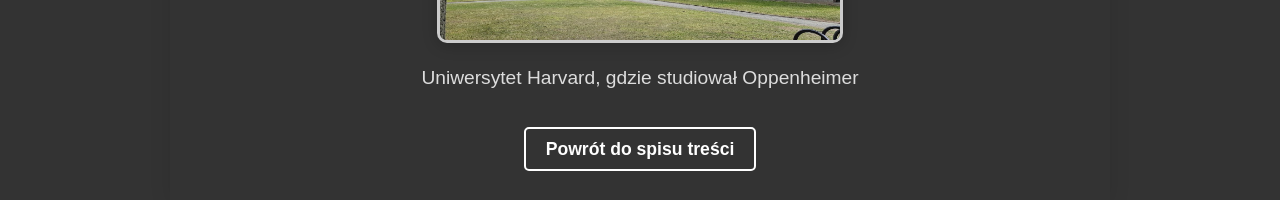
<file: rozdzial1.html>
<!DOCTYPE html>
<html lang="pl">
<head>
    <meta charset="UTF-8">
    <meta name="viewport" content="width=device-width, initial-scale=1.0">
    <title>Wczesne życie i edukacja</title>
    <link rel="stylesheet" href="style.css">
</head>
<body>

    <h1 id="wczesne-zycie-i-edukacja">Wczesne życie i edukacja</h1>

    <p>
        Robert Oppenheimer urodził się 22 kwietnia 1904 roku w Nowym Jorku w zamożnej żydowskiej rodzinie. Jego ojciec, Julius Oppenheimer, był zamożnym importerem tekstyliów, a matka, Ella Friedman, artystką. Dzięki wysokiej pozycji społecznej rodziny, Robert od najmłodszych lat miał dostęp do doskonałej edukacji i zasobów intelektualnych, które ukształtowały jego zainteresowania naukowe.
    </p>

    <h2 id="dziecinstwo-i-mlodosc">Dzieciństwo i młodość</h2>

    <p>
        Jako dziecko, Oppenheimer wykazywał wybitne zdolności intelektualne. Posiadał niezwykłą pamięć oraz zdolność do szybkiego przyswajania wiedzy. Już w wieku 12 lat znał kilka języków, w tym łacinę, grekę i sanskryt. Miał również pasję do literatury klasycznej i filozofii. 
    </p>

    <p>
        Podczas dorastania Robert był również zafascynowany chemią. Zbudował w domu własne laboratorium, gdzie przeprowadzał eksperymenty chemiczne, co stanowiło początek jego późniejszego zainteresowania naukami przyrodniczymi.
    </p>

    <h2 id="edukacja-formalna">Edukacja formalna</h2>

    <p>
        Oppenheimer uczęszczał do prestiżowych szkół średnich w Nowym Jorku, a następnie w 1921 roku rozpoczął studia na Uniwersytecie Harvarda. Choć początkowo zamierzał studiować chemię, szybko odkrył swoją pasję do fizyki teoretycznej. Na Harwardzie zetknął się z nowoczesnymi teoriami fizycznymi, w tym z teorią kwantową, która później stała się fundamentem jego badań.
    </p>

    <p>
        Po ukończeniu studiów w Harvardzie, Oppenheimer wyjechał do Europy, gdzie kontynuował edukację. Studiował w:
    </p>

    <ol>
        <li>Uniwersytecie Cambridge pod kierunkiem Rutherforda, gdzie zajmował się badaniami z zakresu fizyki eksperymentalnej.</li>
        <li>Uniwersytecie w Getyndze, gdzie pod okiem Maxa Borna zdobył doktorat z fizyki teoretycznej w 1927 roku.</li>
        <li>Studiował również w Paryżu oraz innych europejskich ośrodkach naukowych, nawiązując kontakty z najwybitniejszymi naukowcami swoich czasów.</li>
    </ol>

    <p>
        W trakcie studiów Oppenheimer zdobył szeroką wiedzę, która obejmowała zarówno fizykę klasyczną, jak i nowoczesne podejścia teoretyczne.
    </p>

    <h2 id="galeria">Galeria zdjęć</h2>

    <div class="image-gallery">
        <div class="image-container">
            <img src="zdjecia/zdj.jfif" alt="Robert Oppenheimer" class="image">
            <p>Robert Oppenheimer</p>
        </div>
        <div class="image-container">
            <img src="zdjecia/harvard.jpg" alt="Uniwersytet Harvard" class="image">
            <p>Uniwersytet Harvard, gdzie studiował Oppenheimer</p>
        </div>
    </div>

    <p class="back-link">
        <a href="index.html">Powrót do spisu treści</a>
    </p>

</body>
</html>
</file>
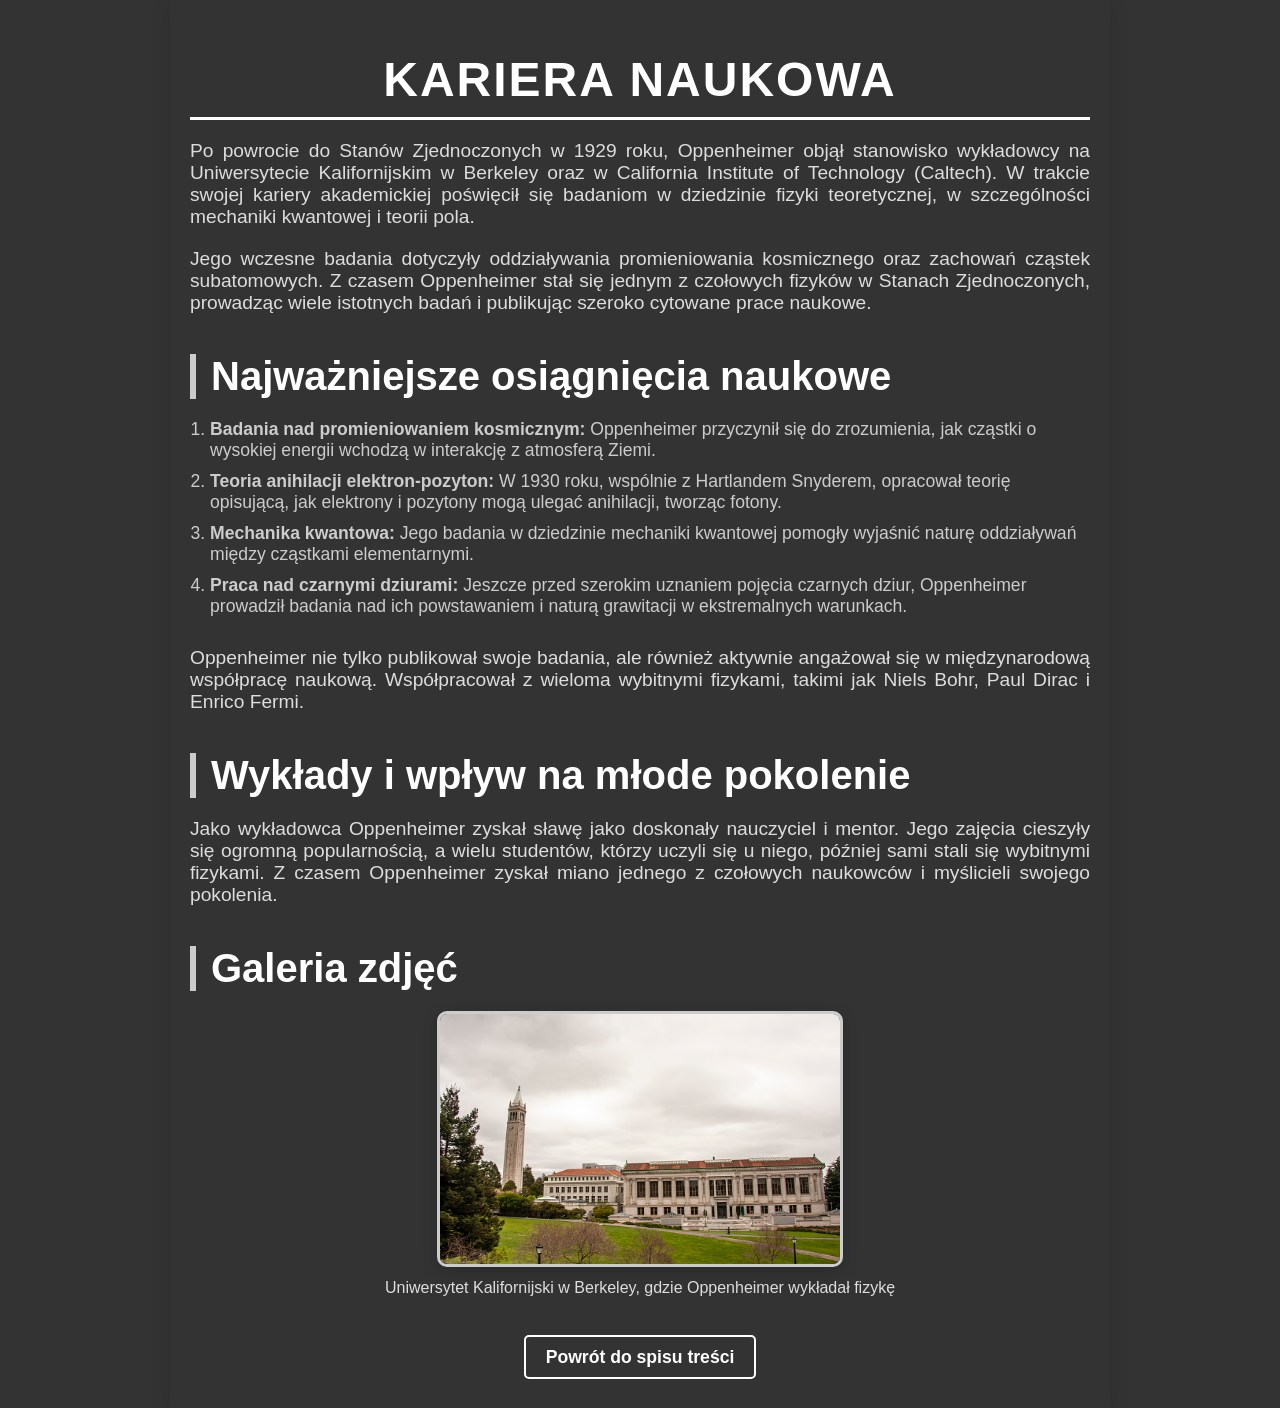
<file: rozdzial2.html>
<!DOCTYPE html>
<html lang="pl">
<head>
    <meta charset="UTF-8">
    <meta name="viewport" content="width=device-width, initial-scale=1.0">
    <title>Kariera naukowa</title>
    <link rel="stylesheet" href="style.css"> 
</head>
<body class="body">

    <h1 id="kariera-naukowa" class="main-title">Kariera naukowa</h1>

    <p class="text-paragraph">
        Po powrocie do Stanów Zjednoczonych w 1929 roku, Oppenheimer objął stanowisko wykładowcy na Uniwersytecie Kalifornijskim w Berkeley oraz w California Institute of Technology (Caltech). W trakcie swojej kariery akademickiej poświęcił się badaniom w dziedzinie fizyki teoretycznej, w szczególności mechaniki kwantowej i teorii pola.
    </p>

    <p class="text-paragraph">
        Jego wczesne badania dotyczyły oddziaływania promieniowania kosmicznego oraz zachowań cząstek subatomowych. Z czasem Oppenheimer stał się jednym z czołowych fizyków w Stanach Zjednoczonych, prowadząc wiele istotnych badań i publikując szeroko cytowane prace naukowe.
    </p>

    <h2 id="osiagniecia-naukowe" class="sub-title">Najważniejsze osiągnięcia naukowe</h2>

    <ol class="numbered-list">
        <li><strong>Badania nad promieniowaniem kosmicznym:</strong> Oppenheimer przyczynił się do zrozumienia, jak cząstki o wysokiej energii wchodzą w interakcję z atmosferą Ziemi.</li>
        <li><strong>Teoria anihilacji elektron-pozyton:</strong> W 1930 roku, wspólnie z Hartlandem Snyderem, opracował teorię opisującą, jak elektrony i pozytony mogą ulegać anihilacji, tworząc fotony.</li>
        <li><strong>Mechanika kwantowa:</strong> Jego badania w dziedzinie mechaniki kwantowej pomogły wyjaśnić naturę oddziaływań między cząstkami elementarnymi.</li>
        <li><strong>Praca nad czarnymi dziurami:</strong> Jeszcze przed szerokim uznaniem pojęcia czarnych dziur, Oppenheimer prowadził badania nad ich powstawaniem i naturą grawitacji w ekstremalnych warunkach.</li>
    </ol>

    <p class="text-paragraph">
        Oppenheimer nie tylko publikował swoje badania, ale również aktywnie angażował się w międzynarodową współpracę naukową. Współpracował z wieloma wybitnymi fizykami, takimi jak Niels Bohr, Paul Dirac i Enrico Fermi.
    </p>

    <h2 id="wyklady-i-mentor" class="sub-title">Wykłady i wpływ na młode pokolenie</h2>

    <p class="text-paragraph">
        Jako wykładowca Oppenheimer zyskał sławę jako doskonały nauczyciel i mentor. Jego zajęcia cieszyły się ogromną popularnością, a wielu studentów, którzy uczyli się u niego, później sami stali się wybitnymi fizykami. Z czasem Oppenheimer zyskał miano jednego z czołowych naukowców i myślicieli swojego pokolenia.
    </p>

    <h2 id="galeria-naukowa" class="sub-title">Galeria zdjęć</h2>

    <div class="image-gallery">
        <div class="image-container">
            <img src="zdjecia/caliuni.jpg" alt="Uniwersytet Kalifornijski w Berkeley" class="image">
            <p class="image-caption">Uniwersytet Kalifornijski w Berkeley, gdzie Oppenheimer wykładał fizykę</p>
        </div>
    </div>

    <p class="back-link">
        <a href="index.html">Powrót do spisu treści</a>
    </p>

</body>
</html>
</file>
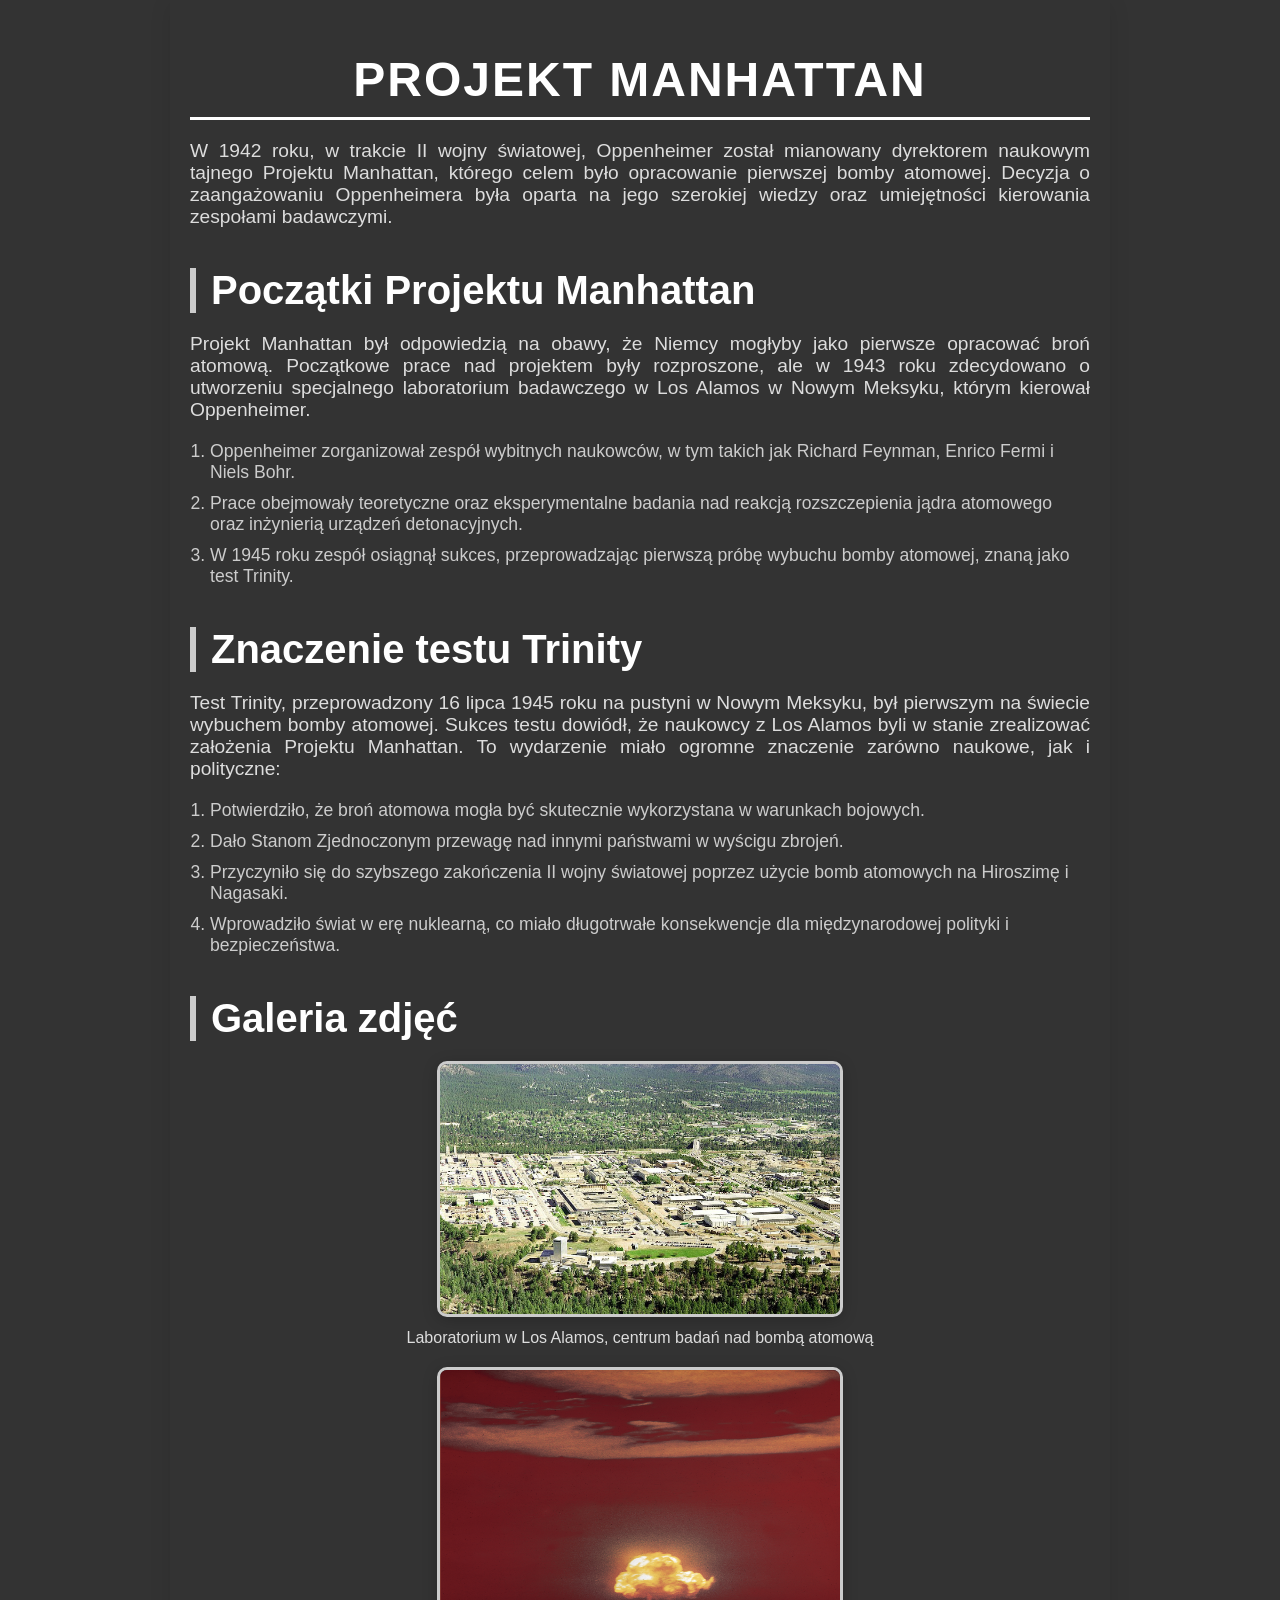
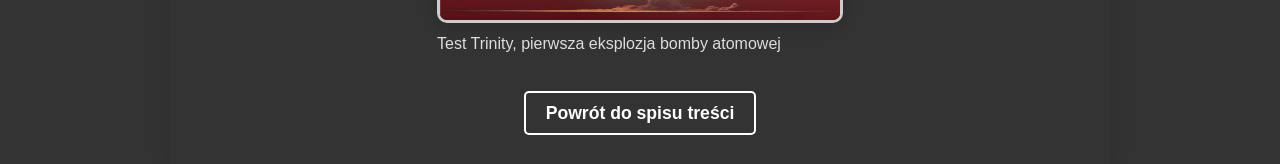
<file: rozdzial3.html>
<!DOCTYPE html>
<html lang="pl">
<head>
    <meta charset="UTF-8">
    <meta name="viewport" content="width=device-width, initial-scale=1.0">
    <title>Projekt Manhattan</title>
    <link rel="stylesheet" href="style.css"> 
</head>
<body class="body">

    <h1 id="projekt-manhattan" class="main-title">Projekt Manhattan</h1>

    <p class="text-paragraph">
        W 1942 roku, w trakcie II wojny światowej, Oppenheimer został mianowany dyrektorem naukowym tajnego Projektu Manhattan, którego celem było opracowanie pierwszej bomby atomowej. Decyzja o zaangażowaniu Oppenheimera była oparta na jego szerokiej wiedzy oraz umiejętności kierowania zespołami badawczymi.
    </p>

    <h2 id="poczatki-manhattan" class="sub-title">Początki Projektu Manhattan</h2>

    <p class="text-paragraph">
        Projekt Manhattan był odpowiedzią na obawy, że Niemcy mogłyby jako pierwsze opracować broń atomową. Początkowe prace nad projektem były rozproszone, ale w 1943 roku zdecydowano o utworzeniu specjalnego laboratorium badawczego w Los Alamos w Nowym Meksyku, którym kierował Oppenheimer.
    </p>

    <ol class="numbered-list">
        <li>Oppenheimer zorganizował zespół wybitnych naukowców, w tym takich jak Richard Feynman, Enrico Fermi i Niels Bohr.</li>
        <li>Prace obejmowały teoretyczne oraz eksperymentalne badania nad reakcją rozszczepienia jądra atomowego oraz inżynierią urządzeń detonacyjnych.</li>
        <li>W 1945 roku zespół osiągnął sukces, przeprowadzając pierwszą próbę wybuchu bomby atomowej, znaną jako test Trinity.</li>
    </ol>

    <h2 id="znaczenie-trinity" class="sub-title">Znaczenie testu Trinity</h2>

    <p class="text-paragraph">
        Test Trinity, przeprowadzony 16 lipca 1945 roku na pustyni w Nowym Meksyku, był pierwszym na świecie wybuchem bomby atomowej. Sukces testu dowiódł, że naukowcy z Los Alamos byli w stanie zrealizować założenia Projektu Manhattan. To wydarzenie miało ogromne znaczenie zarówno naukowe, jak i polityczne:
    </p>

    <ol class="numbered-list">
        <li>Potwierdziło, że broń atomowa mogła być skutecznie wykorzystana w warunkach bojowych.</li>
        <li>Dało Stanom Zjednoczonym przewagę nad innymi państwami w wyścigu zbrojeń.</li>
        <li>Przyczyniło się do szybszego zakończenia II wojny światowej poprzez użycie bomb atomowych na Hiroszimę i Nagasaki.</li>
        <li>Wprowadziło świat w erę nuklearną, co miało długotrwałe konsekwencje dla międzynarodowej polityki i bezpieczeństwa.</li>
    </ol>

    <h2 id="galeria-projekt" class="sub-title">Galeria zdjęć</h2>

    <div class="image-gallery">
        <div class="image-container">
            <img src="zdjecia/Los_Alamos_lab.jpeg" alt="Laboratorium w Los Alamos" class="image">
            <p class="image-caption">Laboratorium w Los Alamos, centrum badań nad bombą atomową</p>
        </div>

        <div class="image-container">
            <img src="zdjecia/TrinityColorLargeRestored.jpg" alt="Test Trinity" class="image">
            <p class="image-caption">Test Trinity, pierwsza eksplozja bomby atomowej</p>
        </div>
    </div>

    <p class="back-link">
        <a href="index.html">Powrót do spisu treści</a>
    </p>

</body>
</html>
</file>
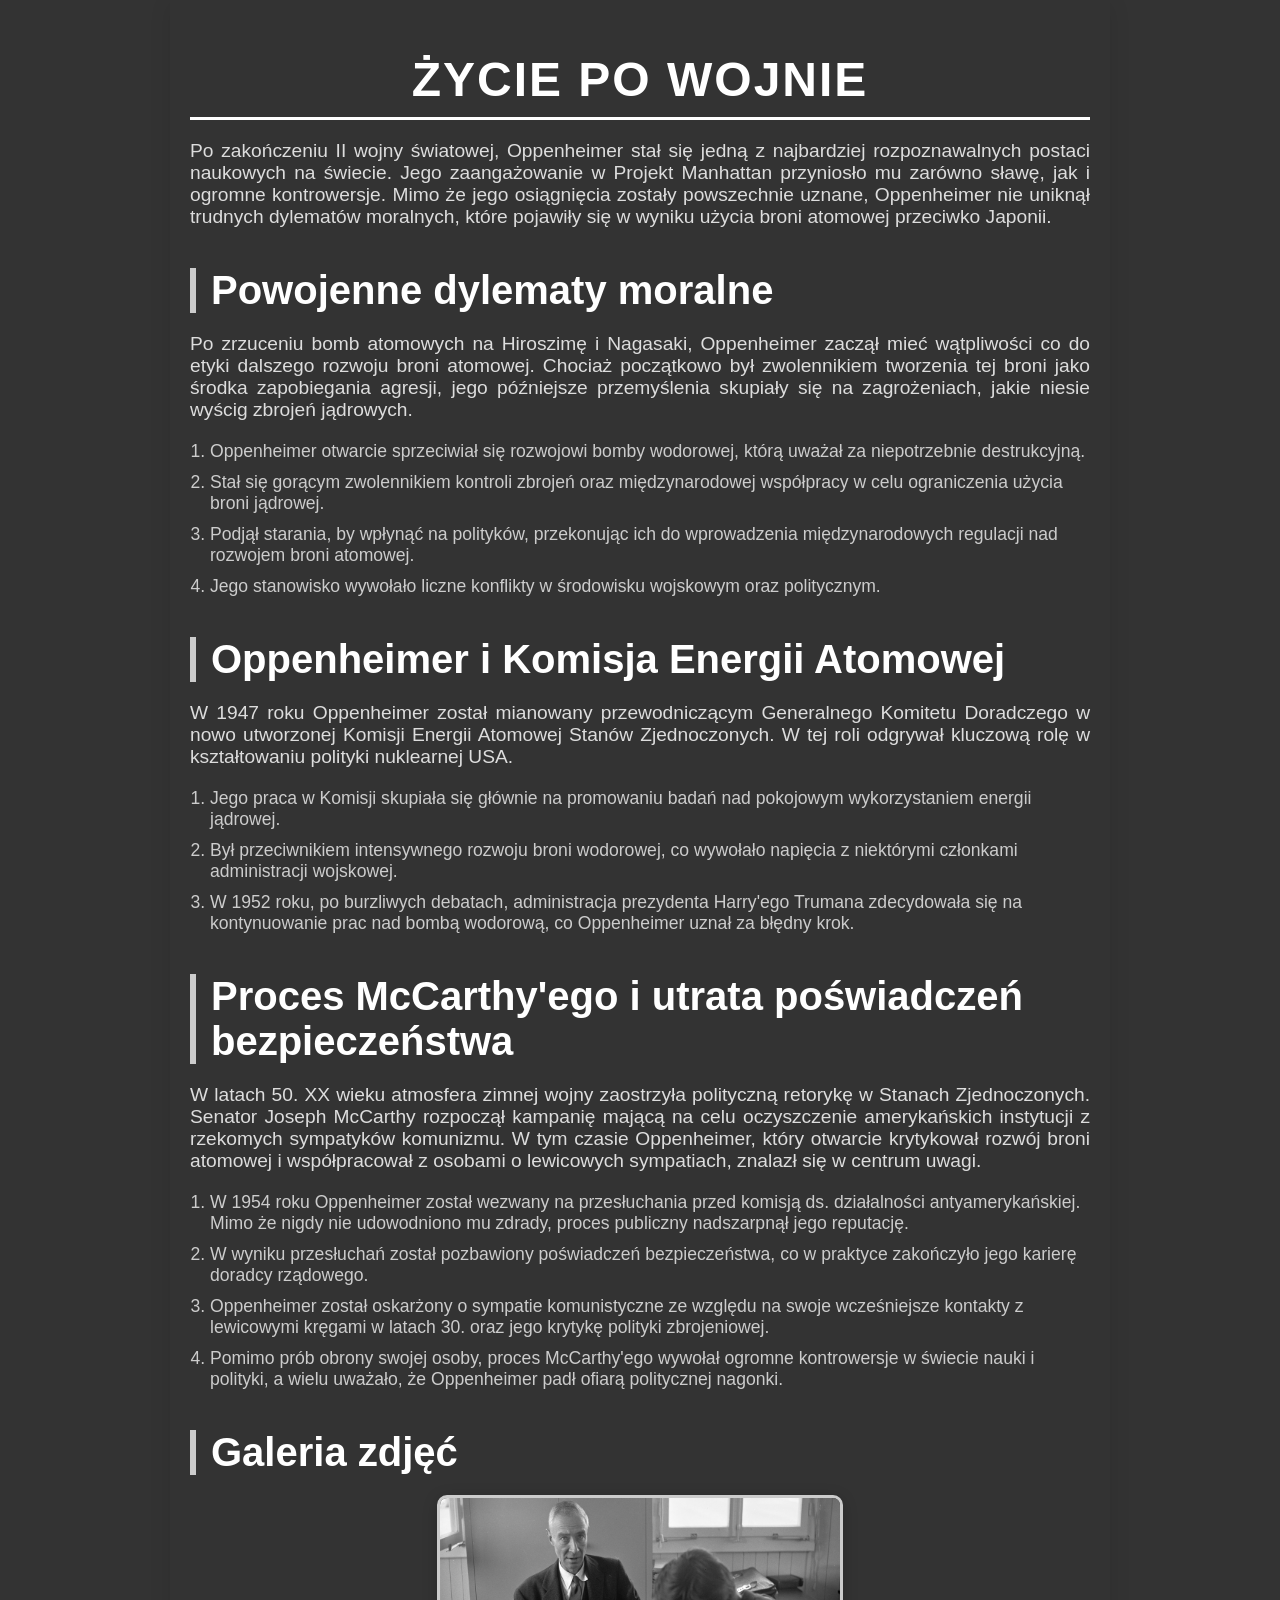
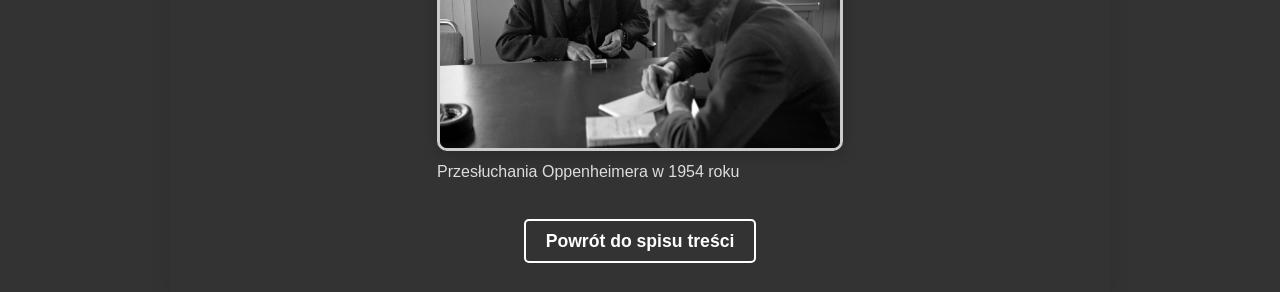
<file: rozdzial4.html>
<!DOCTYPE html>
<html lang="pl">
<head>
    <meta charset="UTF-8">
    <meta name="viewport" content="width=device-width, initial-scale=1.0">
    <title>Życie po wojnie</title>
    <link rel="stylesheet" href="style.css"> 
</head>
<body class="body"> 

    <h1 id="zycie-po-wojnie" class="main-title">Życie po wojnie</h1>

    <p class="text-paragraph">
        Po zakończeniu II wojny światowej, Oppenheimer stał się jedną z najbardziej rozpoznawalnych postaci naukowych na świecie. Jego zaangażowanie w Projekt Manhattan przyniosło mu zarówno sławę, jak i ogromne kontrowersje. Mimo że jego osiągnięcia zostały powszechnie uznane, Oppenheimer nie uniknął trudnych dylematów moralnych, które pojawiły się w wyniku użycia broni atomowej przeciwko Japonii.
    </p>

    <h2 id="powojenne-dylematy" class="sub-title">Powojenne dylematy moralne</h2>

    <p class="text-paragraph">
        Po zrzuceniu bomb atomowych na Hiroszimę i Nagasaki, Oppenheimer zaczął mieć wątpliwości co do etyki dalszego rozwoju broni atomowej. Chociaż początkowo był zwolennikiem tworzenia tej broni jako środka zapobiegania agresji, jego późniejsze przemyślenia skupiały się na zagrożeniach, jakie niesie wyścig zbrojeń jądrowych.
    </p>

    <ol class="numbered-list">
        <li>Oppenheimer otwarcie sprzeciwiał się rozwojowi bomby wodorowej, którą uważał za niepotrzebnie destrukcyjną.</li>
        <li>Stał się gorącym zwolennikiem kontroli zbrojeń oraz międzynarodowej współpracy w celu ograniczenia użycia broni jądrowej.</li>
        <li>Podjął starania, by wpłynąć na polityków, przekonując ich do wprowadzenia międzynarodowych regulacji nad rozwojem broni atomowej.</li>
        <li>Jego stanowisko wywołało liczne konflikty w środowisku wojskowym oraz politycznym.</li>
    </ol>

    <h2 id="komisja-energii" class="sub-title">Oppenheimer i Komisja Energii Atomowej</h2>

    <p class="text-paragraph">
        W 1947 roku Oppenheimer został mianowany przewodniczącym Generalnego Komitetu Doradczego w nowo utworzonej Komisji Energii Atomowej Stanów Zjednoczonych. W tej roli odgrywał kluczową rolę w kształtowaniu polityki nuklearnej USA.
    </p>

    <ol class="numbered-list">
        <li>Jego praca w Komisji skupiała się głównie na promowaniu badań nad pokojowym wykorzystaniem energii jądrowej.</li>
        <li>Był przeciwnikiem intensywnego rozwoju broni wodorowej, co wywołało napięcia z niektórymi członkami administracji wojskowej.</li>
        <li>W 1952 roku, po burzliwych debatach, administracja prezydenta Harry'ego Trumana zdecydowała się na kontynuowanie prac nad bombą wodorową, co Oppenheimer uznał za błędny krok.</li>
    </ol>

    <h2 id="proces-mccarthy" class="sub-title">Proces McCarthy'ego i utrata poświadczeń bezpieczeństwa</h2>

    <p class="text-paragraph">
        W latach 50. XX wieku atmosfera zimnej wojny zaostrzyła polityczną retorykę w Stanach Zjednoczonych. Senator Joseph McCarthy rozpoczął kampanię mającą na celu oczyszczenie amerykańskich instytucji z rzekomych sympatyków komunizmu. W tym czasie Oppenheimer, który otwarcie krytykował rozwój broni atomowej i współpracował z osobami o lewicowych sympatiach, znalazł się w centrum uwagi.
    </p>

    <ol class="numbered-list">
        <li>W 1954 roku Oppenheimer został wezwany na przesłuchania przed komisją ds. działalności antyamerykańskiej. Mimo że nigdy nie udowodniono mu zdrady, proces publiczny nadszarpnął jego reputację.</li>
        <li>W wyniku przesłuchań został pozbawiony poświadczeń bezpieczeństwa, co w praktyce zakończyło jego karierę doradcy rządowego.</li>
        <li>Oppenheimer został oskarżony o sympatie komunistyczne ze względu na swoje wcześniejsze kontakty z lewicowymi kręgami w latach 30. oraz jego krytykę polityki zbrojeniowej.</li>
        <li>Pomimo prób obrony swojej osoby, proces McCarthy'ego wywołał ogromne kontrowersje w świecie nauki i polityki, a wielu uważało, że Oppenheimer padł ofiarą politycznej nagonki.</li>
    </ol>

    <h2 id="galeria-zycie" class="sub-title">Galeria zdjęć</h2>

    <div class="image-gallery">
        <div class="image-container">
            <img src="zdjecia/robert-oppenheimer-rozmawia-z-dziennikarzem-rok.jpeg" alt="Przesłuchania Oppenheimera" class="image">
            <p class="image-caption">Przesłuchania Oppenheimera w 1954 roku</p>
        </div>
    </div>

    <p class="back-link">
        <a href="index.html">Powrót do spisu treści</a>
    </p>

</body>
</html>
</file>
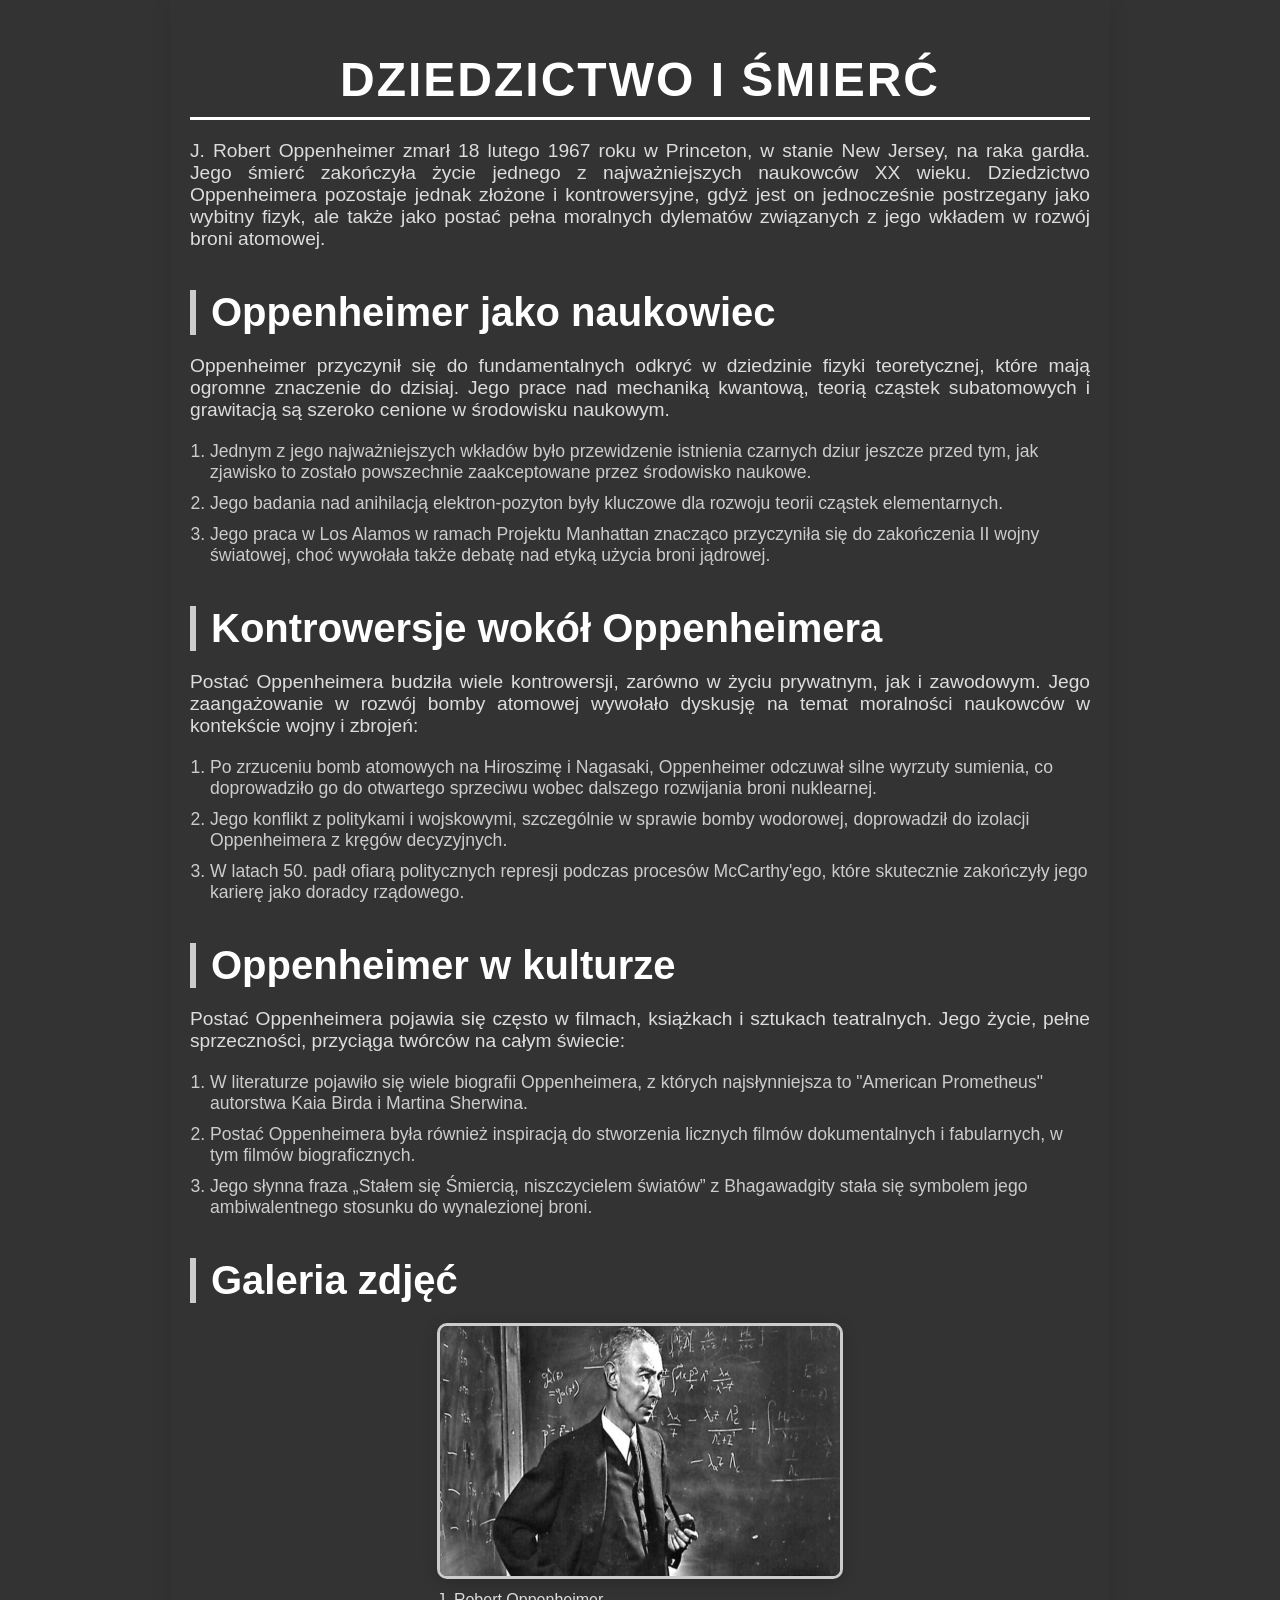
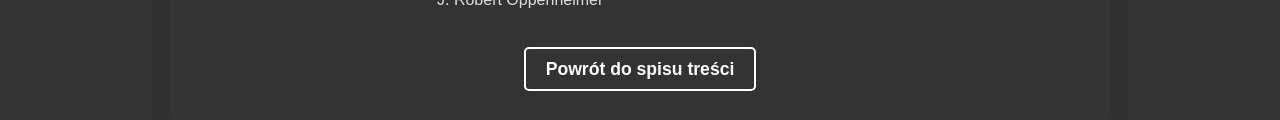
<file: rozdzial5.html>
<!DOCTYPE html>
<html lang="pl">
<head>
    <meta charset="UTF-8">
    <meta name="viewport" content="width=device-width, initial-scale=1.0">
    <title>Dziedzictwo i śmierć</title>
    <link rel="stylesheet" href="style.css">
</head>
<body class="body">

    <h1 id="dziedzictwo-smierc" class="main-title">Dziedzictwo i śmierć</h1>

    <p class="text-paragraph">
        J. Robert Oppenheimer zmarł 18 lutego 1967 roku w Princeton, w stanie New Jersey, na raka gardła. Jego śmierć zakończyła życie jednego z najważniejszych naukowców XX wieku. Dziedzictwo Oppenheimera pozostaje jednak złożone i kontrowersyjne, gdyż jest on jednocześnie postrzegany jako wybitny fizyk, ale także jako postać pełna moralnych dylematów związanych z jego wkładem w rozwój broni atomowej.
    </p>

    <h2 id="oppenheimer-naukowiec" class="sub-title">Oppenheimer jako naukowiec</h2>

    <p class="text-paragraph">
        Oppenheimer przyczynił się do fundamentalnych odkryć w dziedzinie fizyki teoretycznej, które mają ogromne znaczenie do dzisiaj. Jego prace nad mechaniką kwantową, teorią cząstek subatomowych i grawitacją są szeroko cenione w środowisku naukowym.
    </p>

    <ol class="numbered-list">
        <li>Jednym z jego najważniejszych wkładów było przewidzenie istnienia czarnych dziur jeszcze przed tym, jak zjawisko to zostało powszechnie zaakceptowane przez środowisko naukowe.</li>
        <li>Jego badania nad anihilacją elektron-pozyton były kluczowe dla rozwoju teorii cząstek elementarnych.</li>
        <li>Jego praca w Los Alamos w ramach Projektu Manhattan znacząco przyczyniła się do zakończenia II wojny światowej, choć wywołała także debatę nad etyką użycia broni jądrowej.</li>
    </ol>

    <h2 id="kontrowersje" class="sub-title">Kontrowersje wokół Oppenheimera</h2>

    <p class="text-paragraph">
        Postać Oppenheimera budziła wiele kontrowersji, zarówno w życiu prywatnym, jak i zawodowym. Jego zaangażowanie w rozwój bomby atomowej wywołało dyskusję na temat moralności naukowców w kontekście wojny i zbrojeń:
    </p>

    <ol class="numbered-list">
        <li>Po zrzuceniu bomb atomowych na Hiroszimę i Nagasaki, Oppenheimer odczuwał silne wyrzuty sumienia, co doprowadziło go do otwartego sprzeciwu wobec dalszego rozwijania broni nuklearnej.</li>
        <li>Jego konflikt z politykami i wojskowymi, szczególnie w sprawie bomby wodorowej, doprowadził do izolacji Oppenheimera z kręgów decyzyjnych.</li>
        <li>W latach 50. padł ofiarą politycznych represji podczas procesów McCarthy'ego, które skutecznie zakończyły jego karierę jako doradcy rządowego.</li>
    </ol>

    <h2 id="oppenheimer-kultura" class="sub-title">Oppenheimer w kulturze</h2>

    <p class="text-paragraph">
        Postać Oppenheimera pojawia się często w filmach, książkach i sztukach teatralnych. Jego życie, pełne sprzeczności, przyciąga twórców na całym świecie:
    </p>

    <ol class="numbered-list">
        <li>W literaturze pojawiło się wiele biografii Oppenheimera, z których najsłynniejsza to "American Prometheus" autorstwa Kaia Birda i Martina Sherwina.</li>
        <li>Postać Oppenheimera była również inspiracją do stworzenia licznych filmów dokumentalnych i fabularnych, w tym filmów biograficznych.</li>
        <li>Jego słynna fraza „Stałem się Śmiercią, niszczycielem światów” z Bhagawadgity stała się symbolem jego ambiwalentnego stosunku do wynalezionej broni.</li>
    </ol>

    <h2 id="galeria-smierc" class="sub-title">Galeria zdjęć</h2>

    <div class="image-gallery">
        <div class="image-container">
            <img src="zdjecia/zdj2.jfif" alt="J. Robert Oppenheimer" class="image">
            <p class="image-caption">J. Robert Oppenheimer</p>
        </div>
    </div>

    <p class="back-link">
        <a href="index.html">Powrót do spisu treści</a>
    </p>

</body>
</html>
</file>
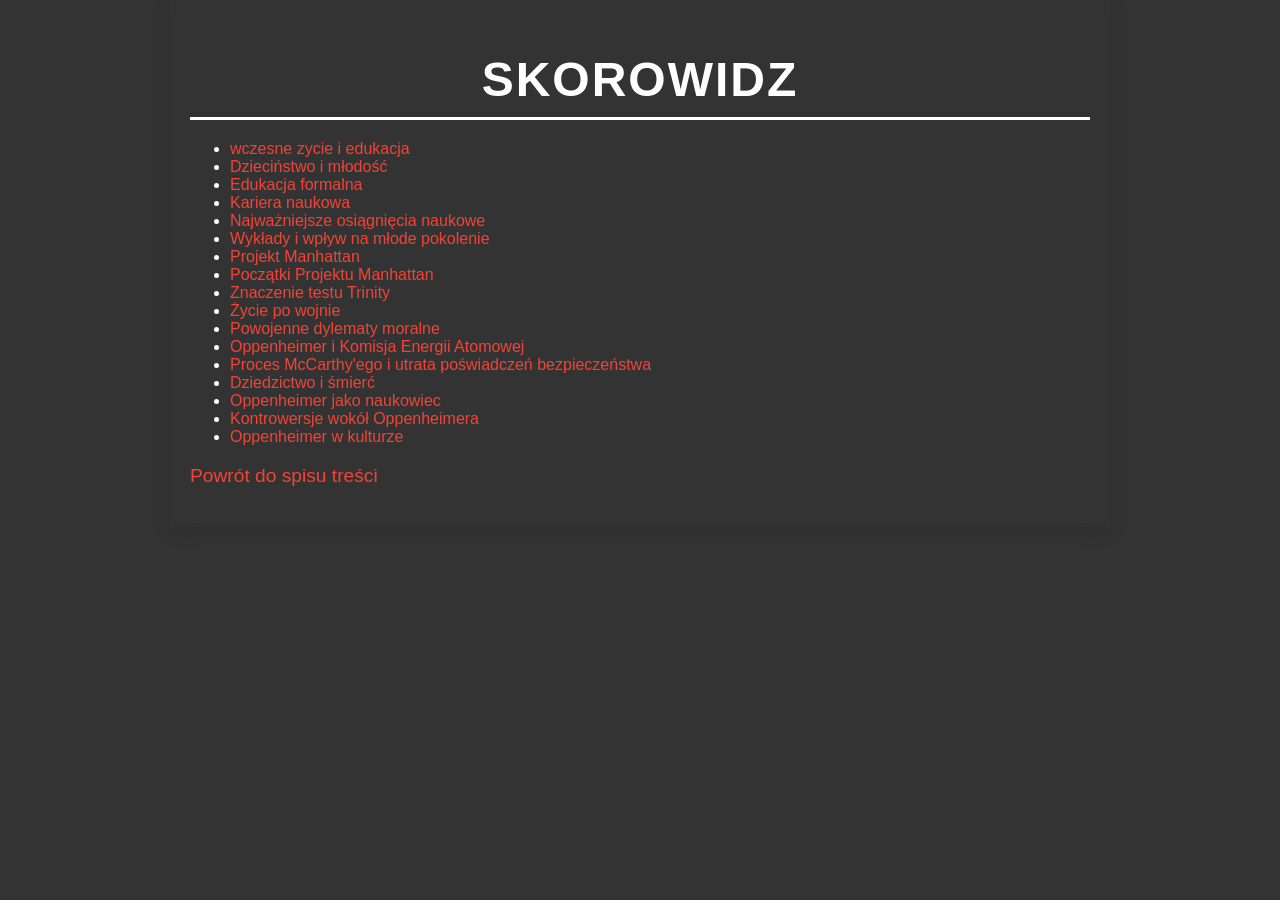
<file: skorowidz.html>
<!DOCTYPE html>
<html lang="pl">
<head>
    <meta charset="UTF-8">
    <meta name="viewport" content="width=device-width, initial-scale=1.0">
    <title>Skorowidz</title>
    <link rel="stylesheet" href="style.css">
</head>
<body>
    
    
    <h1 id="skorowidz" class="sub-title">Skorowidz</h1>

<ul class="index-list">
    <li><a href="rozdzial1.html#wczesne-zycie-i-edukacja">wczesne zycie i edukacja</a></li>
    <li><a href="rozdzial1.html#dziecinstwo-i-mlodosc">Dzieciństwo i młodość</a></li>
    <li><a href="rozdzial1.html#edukacja-formalna">Edukacja formalna</a></li>
    <li><a href="rozdzial2.html#kariera-naukowa">Kariera naukowa</a></li>
    <li><a href="rozdzial2.html#osiagniecia-naukowe">Najważniejsze osiągnięcia naukowe</a></li>
    <li><a href="rozdzial2.html#wyklady-i-mentor">Wykłady i wpływ na młode pokolenie</a></li>
    <li><a href="rozdzial3.html#projekt-manhattan">Projekt Manhattan</a></li>
    <li><a href="rozdzial3.html#poczatki-manhattan">Początki Projektu Manhattan</a></li>
    <li><a href="rozdzial3.html#znaczenie-trinity">Znaczenie testu Trinity</a></li>
    <li><a href="rozdzial4.html#zycie-po-wojnie">Życie po wojnie</a></li>
    <li><a href="rozdzial4.html#powojenne-dylematy">Powojenne dylematy moralne</a></li>
    <li><a href="rozdzial4.html#komisja-energii">Oppenheimer i Komisja Energii Atomowej</a></li>
    <li><a href="rozdzial4.html#proces-mccarthy">Proces McCarthy'ego i utrata poświadczeń bezpieczeństwa</a></li>
    <li><a href="rozdzial5.html#dziedzictwo-smierc">Dziedzictwo i śmierć</a></li>
    <li><a href="rozdzial5.html#oppenheimer-naukowiec">Oppenheimer jako naukowiec</a></li>
    <li><a href="rozdzial5.html#kontrowersje">Kontrowersje wokół Oppenheimera</a></li>
    <li><a href="rozdzial5.html#oppenheimer-kultura">Oppenheimer w kulturze</a></li>
</ul>

    <p><a href="index.html">Powrót do spisu treści</a></p>
</body>
</html>
</file>
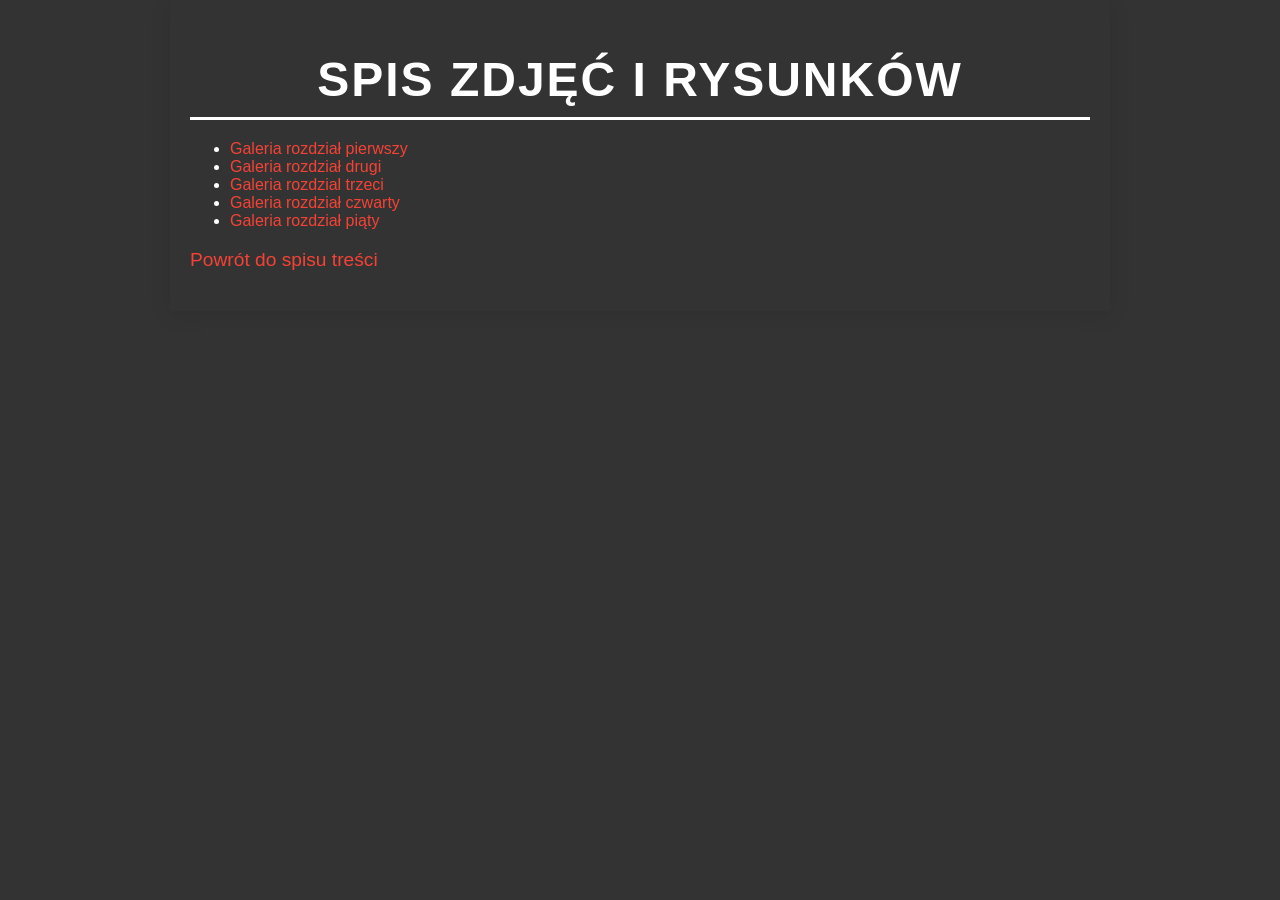
<file: spis-zdjec.html>
<!DOCTYPE html>
<html lang="pl">
<head>
    <meta charset="UTF-8">
    <meta name="viewport" content="width=device-width, initial-scale=1.0">
    <title>Spis zdjęć</title>
    <link rel="stylesheet" href="style.css">
</head>
<body>
    <h1>Spis zdjęć i rysunków</h1>
    <ul>
    <li><a href="rozdzial1.html#galeria">Galeria rozdział pierwszy </a></li>
    <li><a href="rozdzial2.html#galeria-naukowa">Galeria rozdział drugi</a></li>
    <li><a href="rozdzial3.html#galeria-projekt">Galeria rozdzial trzeci</a></li>
    <li><a href="rozdzial4.html#galeria-zycie">Galeria rozdział czwarty</a></li>
    <li><a href="rozdzial5.html#galeria-smierc">Galeria rozdział piąty</a></li>
    
    
    
    </ul>
    <p><a href="index.html">Powrót do spisu treści</a></p>
</body>
</html>
</file>
<file: style.css>
body {
    font-family: 'Arial', sans-serif; 
    background-color: #333; 
    color: #fff; 
    margin: 0;
    padding: 20px;
    max-width: 900px;
    margin: auto;
    box-shadow: 0 4px 20px rgba(0, 0, 0, 0.1);
}

h1 {
    font-size: 3em;
    text-align: center;
    margin-bottom: 20px;
    border-bottom: 3px solid #fff; 
    padding-bottom: 10px;
    text-transform: uppercase;
    letter-spacing: 2px;
    color: #fff; 
}

h2 {
    font-size: 2.5em;
    margin-top: 40px;
    margin-bottom: 20px;
    border-left: 6px solid #ccc; 
    padding-left: 15px;
    font-weight: bold;
    color: #fff;
}

a {
    color: #f44336; 
    text-decoration: none; 
    transition: color 0.3s ease; 
}

a:hover {
    color: #ff5722; 
}

a:visited {
    color: #2196f3; 
}

p {
    font-size: 1.2em;
    margin-bottom: 20px;
    text-align: justify;
    color: #ddd; 
}

ol {
    font-size: 1.1em;
    margin-bottom: 30px;
    padding-left: 20px;
    color: #ccc; 
}

ol li {
    margin-bottom: 10px;
}

.image-gallery {
    text-align: center;
    margin-bottom: 30px;
}

.image-container {
    display: inline-block;
    margin: 0 15px;
    transition: transform 0.3s;
}

.image-container:hover {
    transform: scale(1.05); 
}

.image {
    width: 400px;  
    height: 250px;  
    border: 3px solid #ccc; 
    border-radius: 10px;
    box-shadow: 0 3px 15px rgba(0, 0, 0, 0.2); 
}

.image-caption {
    font-size: 1em;
    color: #ddd; 
    margin-top: 8px;
}

.back-link {
    text-align: center;
    font-size: 1.1em;
    margin-top: 30px;
}

.back-link a {
    color: #fff; 
    text-decoration: none;
    font-weight: bold;
    border: 2px solid #fff; 
    padding: 10px 20px;
    border-radius: 5px;
    transition: background-color 0.3s, color 0.3s;
}

.back-link a:hover {
    background-color: #fff; 
    color: #333; 
}
</file>
